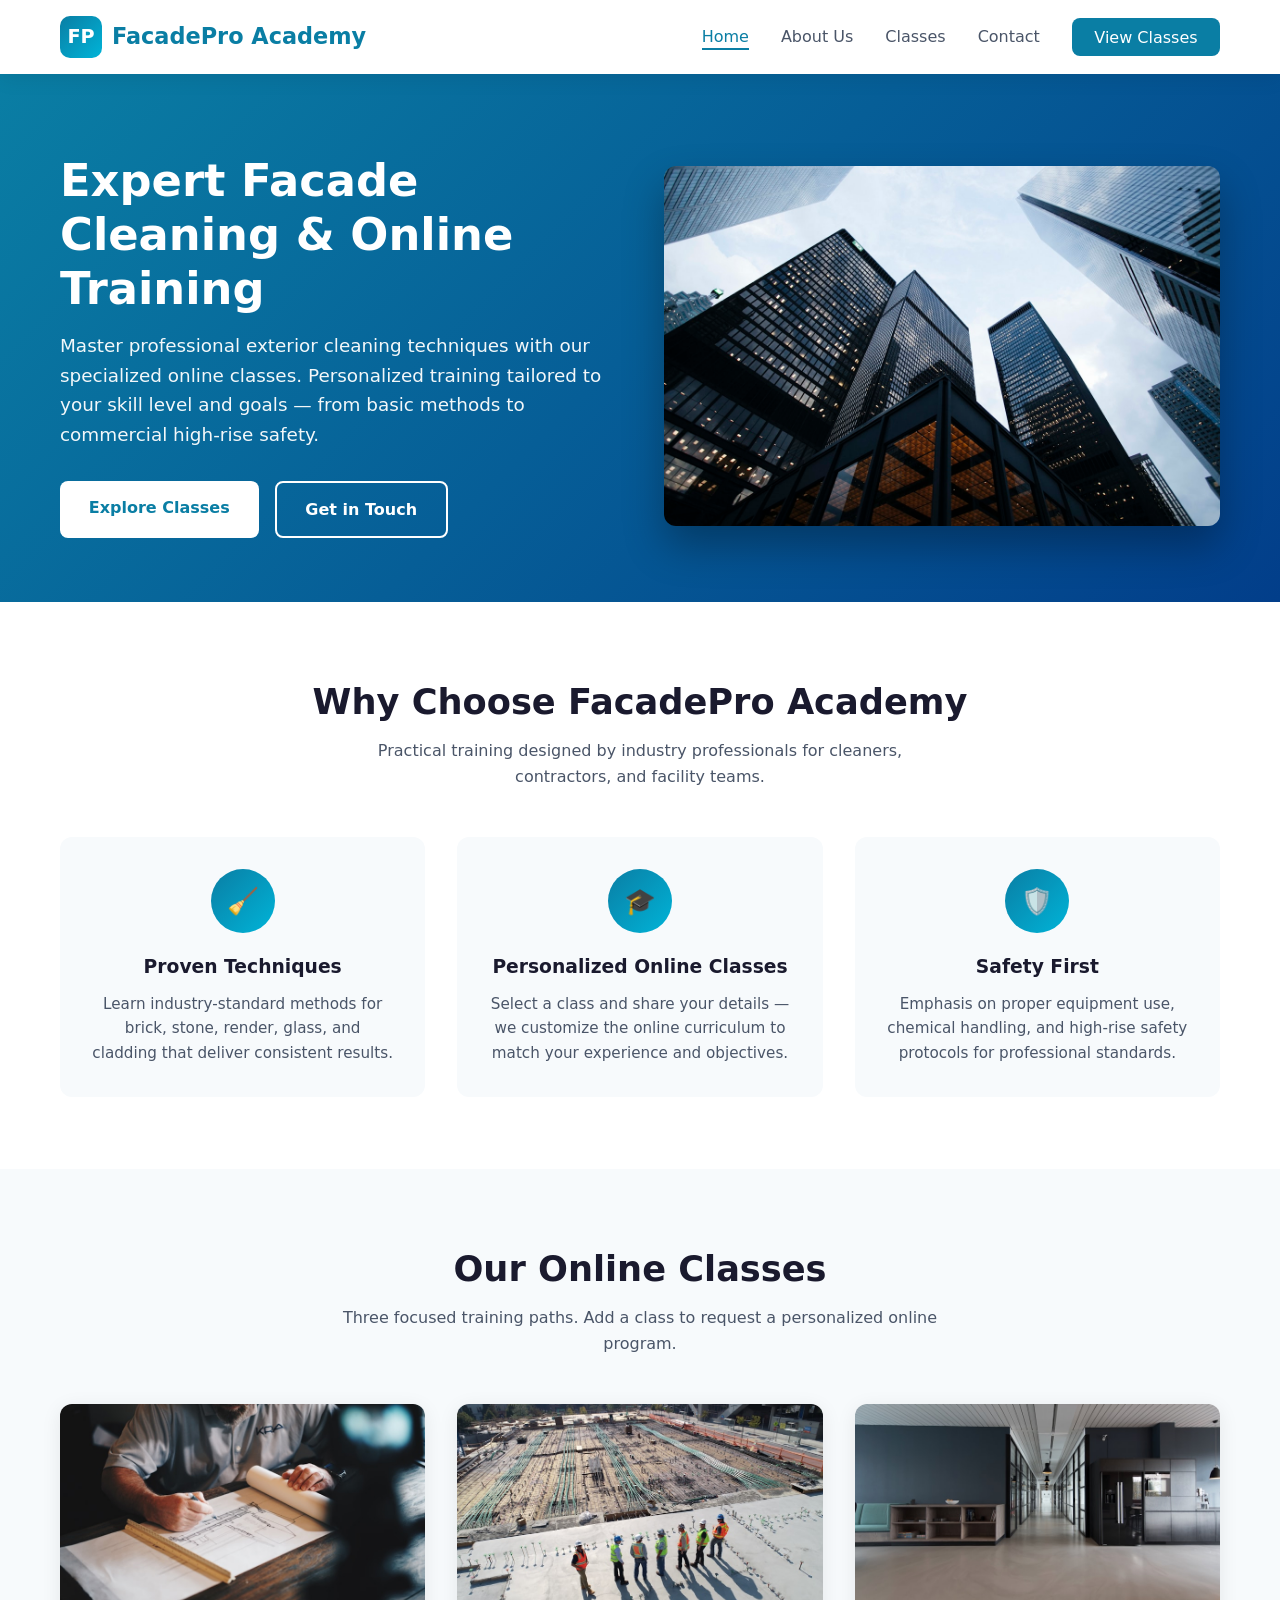
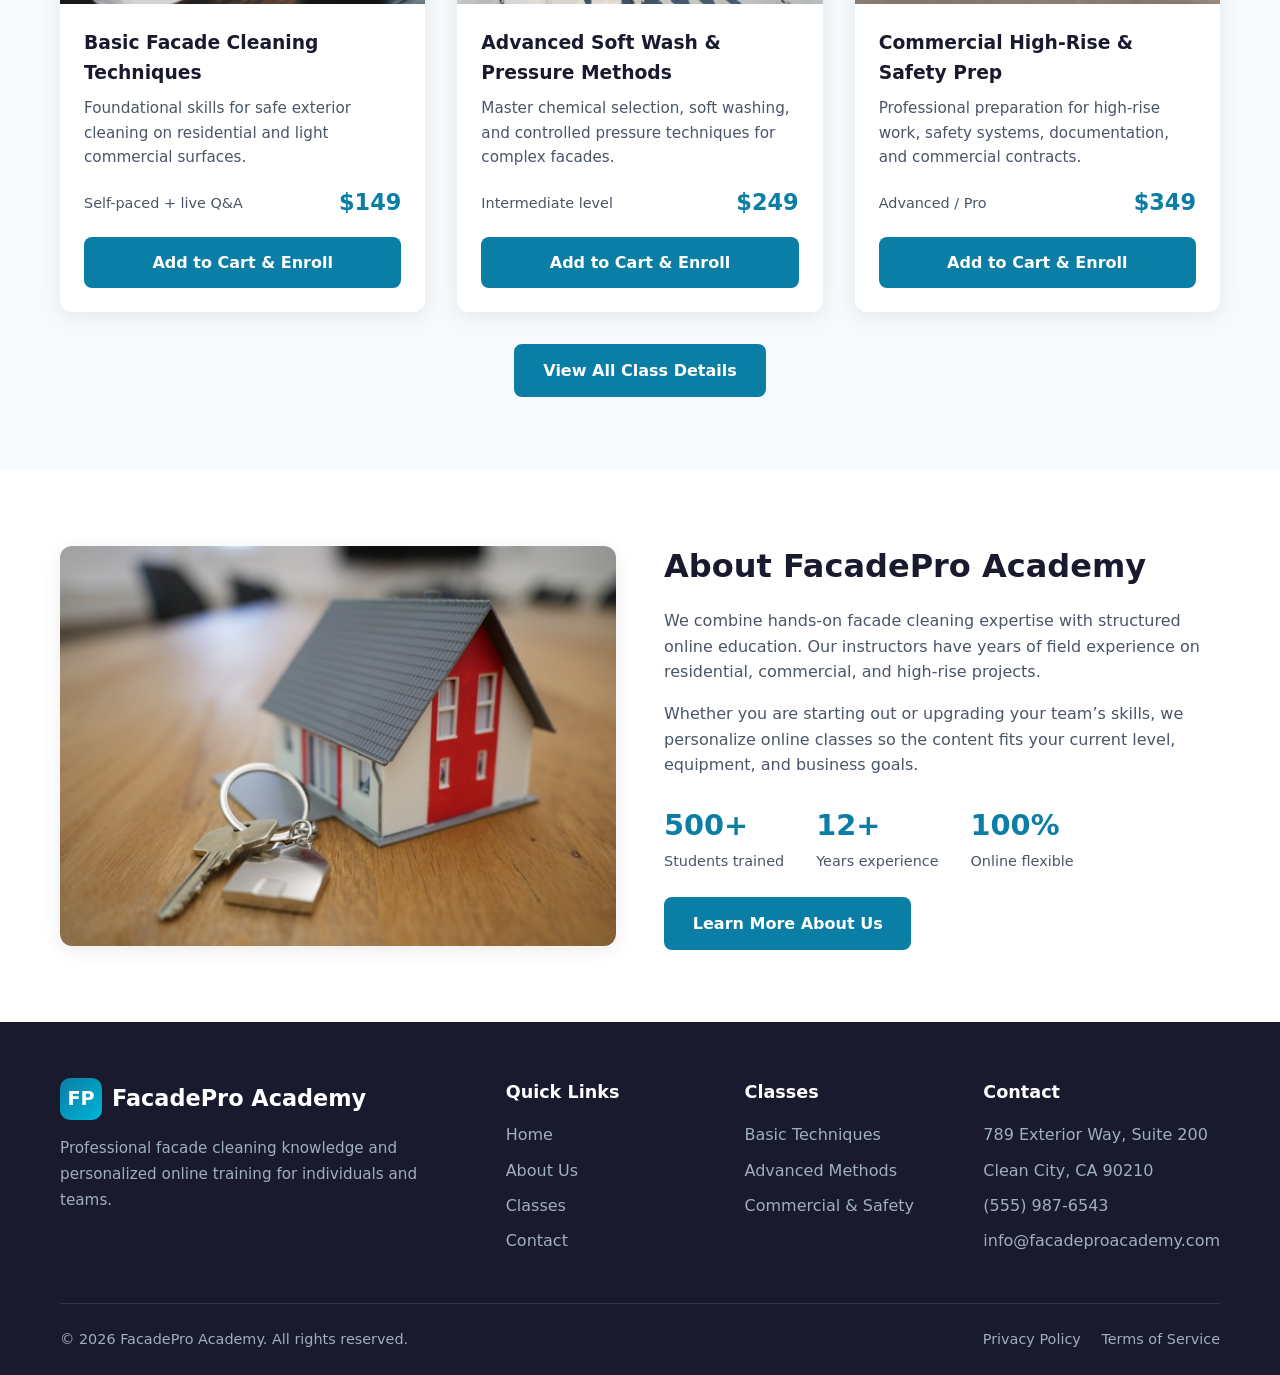
<file: index.html>
<!DOCTYPE html>
<html lang="en">
<head>
  <script type="text/javascript">
    (function(c,l,a,r,i,t,y){
        c[a]=c[a]||function(){(c[a].q=c[a].q||[]).push(arguments)};
        t=l.createElement(r);t.async=1;t.src="https://www.clarity.ms/tag/"+i;
        y=l.getElementsByTagName(r)[0];y.parentNode.insertBefore(t,y);
    })(window, document, "clarity", "script", "vmzi9qndun");
</script>
  <meta charset="UTF-8">
  <meta name="viewport" content="width=device-width, initial-scale=1.0">
  <meta name="description" content="FacadePro Academy – Professional facade cleaning services and online training classes. Learn expert techniques and request personalized online courses.">
  <meta name="keywords" content="facade cleaning, exterior cleaning, online cleaning classes, building maintenance training">
  <title>FacadePro Academy | Professional Facade Cleaning & Training</title>
  <link rel="stylesheet" href="css/style.css">
</head>
<body>

  <header class="header">
    <div class="container">
      <nav class="nav">
        <a href="index.html" class="logo">
          <span class="logo-icon">FP</span>
          FacadePro Academy
        </a>
        <button class="menu-toggle" aria-label="Toggle menu">☰</button>
        <ul class="nav-links">
          <li><a href="index.html" class="active">Home</a></li>
          <li><a href="about.html">About Us</a></li>
          <li><a href="products.html">Classes</a></li>
          <li><a href="contact.html">Contact</a></li>
          <li><a href="products.html" class="nav-cta">View Classes</a></li>
        </ul>
      </nav>
    </div>
  </header>

  <section class="hero">
    <div class="container">
      <div class="hero-content">
        <div>
          <h1>Expert Facade Cleaning & Online Training</h1>
          <p>Master professional exterior cleaning techniques with our specialized online classes. Personalized training tailored to your skill level and goals — from basic methods to commercial high-rise safety.</p>
          <div class="hero-btns">
            <a href="products.html" class="btn btn-primary">Explore Classes</a>
            <a href="contact.html" class="btn btn-outline">Get in Touch</a>
          </div>
        </div>
        <div class="hero-img">
          <img src="images/hero-building.jpg" alt="Modern building exterior – facade cleaning expertise">
        </div>
      </div>
    </div>
  </section>

  <section class="section">
    <div class="container">
      <div class="section-title">
        <h2>Why Choose FacadePro Academy</h2>
        <p>Practical training designed by industry professionals for cleaners, contractors, and facility teams.</p>
      </div>
      <div class="features">
        <div class="feature-card">
          <div class="feature-icon">🧹</div>
          <h3>Proven Techniques</h3>
          <p>Learn industry-standard methods for brick, stone, render, glass, and cladding that deliver consistent results.</p>
        </div>
        <div class="feature-card">
          <div class="feature-icon">🎓</div>
          <h3>Personalized Online Classes</h3>
          <p>Select a class and share your details — we customize the online curriculum to match your experience and objectives.</p>
        </div>
        <div class="feature-card">
          <div class="feature-icon">🛡️</div>
          <h3>Safety First</h3>
          <p>Emphasis on proper equipment use, chemical handling, and high-rise safety protocols for professional standards.</p>
        </div>
      </div>
    </div>
  </section>

  <section class="section bg-light">
    <div class="container">
      <div class="section-title">
        <h2>Our Online Classes</h2>
        <p>Three focused training paths. Add a class to request a personalized online program.</p>
      </div>
      <div class="products-grid">
        <div class="product-card">
          <div class="product-img">
            <img src="images/class-basic.jpg" alt="Basic facade cleaning techniques">
          </div>
          <div class="product-body">
            <h3>Basic Facade Cleaning Techniques</h3>
            <p>Foundational skills for safe exterior cleaning on residential and light commercial surfaces.</p>
            <div class="product-meta">
              <span>Self-paced + live Q&A</span>
              <span class="price">$149</span>
            </div>
            <a href="cart.html?class=basic" class="btn-add">Add to Cart & Enroll</a>
          </div>
        </div>
        <div class="product-card">
          <div class="product-img">
            <img src="images/class-advanced.jpg" alt="Advanced soft wash and pressure methods">
          </div>
          <div class="product-body">
            <h3>Advanced Soft Wash & Pressure Methods</h3>
            <p>Master chemical selection, soft washing, and controlled pressure techniques for complex facades.</p>
            <div class="product-meta">
              <span>Intermediate level</span>
              <span class="price">$249</span>
            </div>
            <a href="cart.html?class=advanced" class="btn-add">Add to Cart & Enroll</a>
          </div>
        </div>
        <div class="product-card">
          <div class="product-img">
            <img src="images/class-commercial.jpg" alt="Commercial high-rise and safety training">
          </div>
          <div class="product-body">
            <h3>Commercial High-Rise & Safety Prep</h3>
            <p>Professional preparation for high-rise work, safety systems, documentation, and commercial contracts.</p>
            <div class="product-meta">
              <span>Advanced / Pro</span>
              <span class="price">$349</span>
            </div>
            <a href="cart.html?class=commercial" class="btn-add">Add to Cart & Enroll</a>
          </div>
        </div>
      </div>
      <div class="text-center mt-2">
        <a href="products.html" class="btn btn-primary" style="background:var(--primary);color:white;">View All Class Details</a>
      </div>
    </div>
  </section>

  <section class="section">
    <div class="container">
      <div class="about-grid">
        <div class="about-img">
          <img src="images/about-team.jpg" alt="Professional cleaning and training team">
        </div>
        <div class="about-content">
          <h2>About FacadePro Academy</h2>
          <p>We combine hands-on facade cleaning expertise with structured online education. Our instructors have years of field experience on residential, commercial, and high-rise projects.</p>
          <p>Whether you are starting out or upgrading your team’s skills, we personalize online classes so the content fits your current level, equipment, and business goals.</p>
          <div class="stats">
            <div class="stat">
              <h4>500+</h4>
              <span>Students trained</span>
            </div>
            <div class="stat">
              <h4>12+</h4>
              <span>Years experience</span>
            </div>
            <div class="stat">
              <h4>100%</h4>
              <span>Online flexible</span>
            </div>
          </div>
          <a href="about.html" class="btn btn-primary" style="background:var(--primary);color:white;margin-top:1.5rem;">Learn More About Us</a>
        </div>
      </div>
    </div>
  </section>

  <footer class="footer">
    <div class="container">
      <div class="footer-grid">
        <div class="footer-brand">
          <a href="index.html" class="logo">
            <span class="logo-icon">FP</span>
            FacadePro Academy
          </a>
          <p>Professional facade cleaning knowledge and personalized online training for individuals and teams.</p>
        </div>
        <div>
          <h4>Quick Links</h4>
          <ul>
            <li><a href="index.html">Home</a></li>
            <li><a href="about.html">About Us</a></li>
            <li><a href="products.html">Classes</a></li>
            <li><a href="contact.html">Contact</a></li>
          </ul>
        </div>
        <div>
          <h4>Classes</h4>
          <ul>
            <li><a href="cart.html?class=basic">Basic Techniques</a></li>
            <li><a href="cart.html?class=advanced">Advanced Methods</a></li>
            <li><a href="cart.html?class=commercial">Commercial & Safety</a></li>
          </ul>
        </div>
        <div>
          <h4>Contact</h4>
          <ul>
            <li>789 Exterior Way, Suite 200</li>
            <li>Clean City, CA 90210</li>
            <li><a href="tel:+15559876543">(555) 987-6543</a></li>
            <li><a href="mailto:info@facadeproacademy.com">info@facadeproacademy.com</a></li>
          </ul>
        </div>
      </div>
      <div class="footer-bottom">
        <span>© 2026 FacadePro Academy. All rights reserved.</span>
        <div>
          <a href="privacy.html">Privacy Policy</a>
          <a href="terms.html">Terms of Service</a>
        </div>
      </div>
    </div>
  </footer>

  <script src="js/script.js"></script>

</body>
</html>
</file>
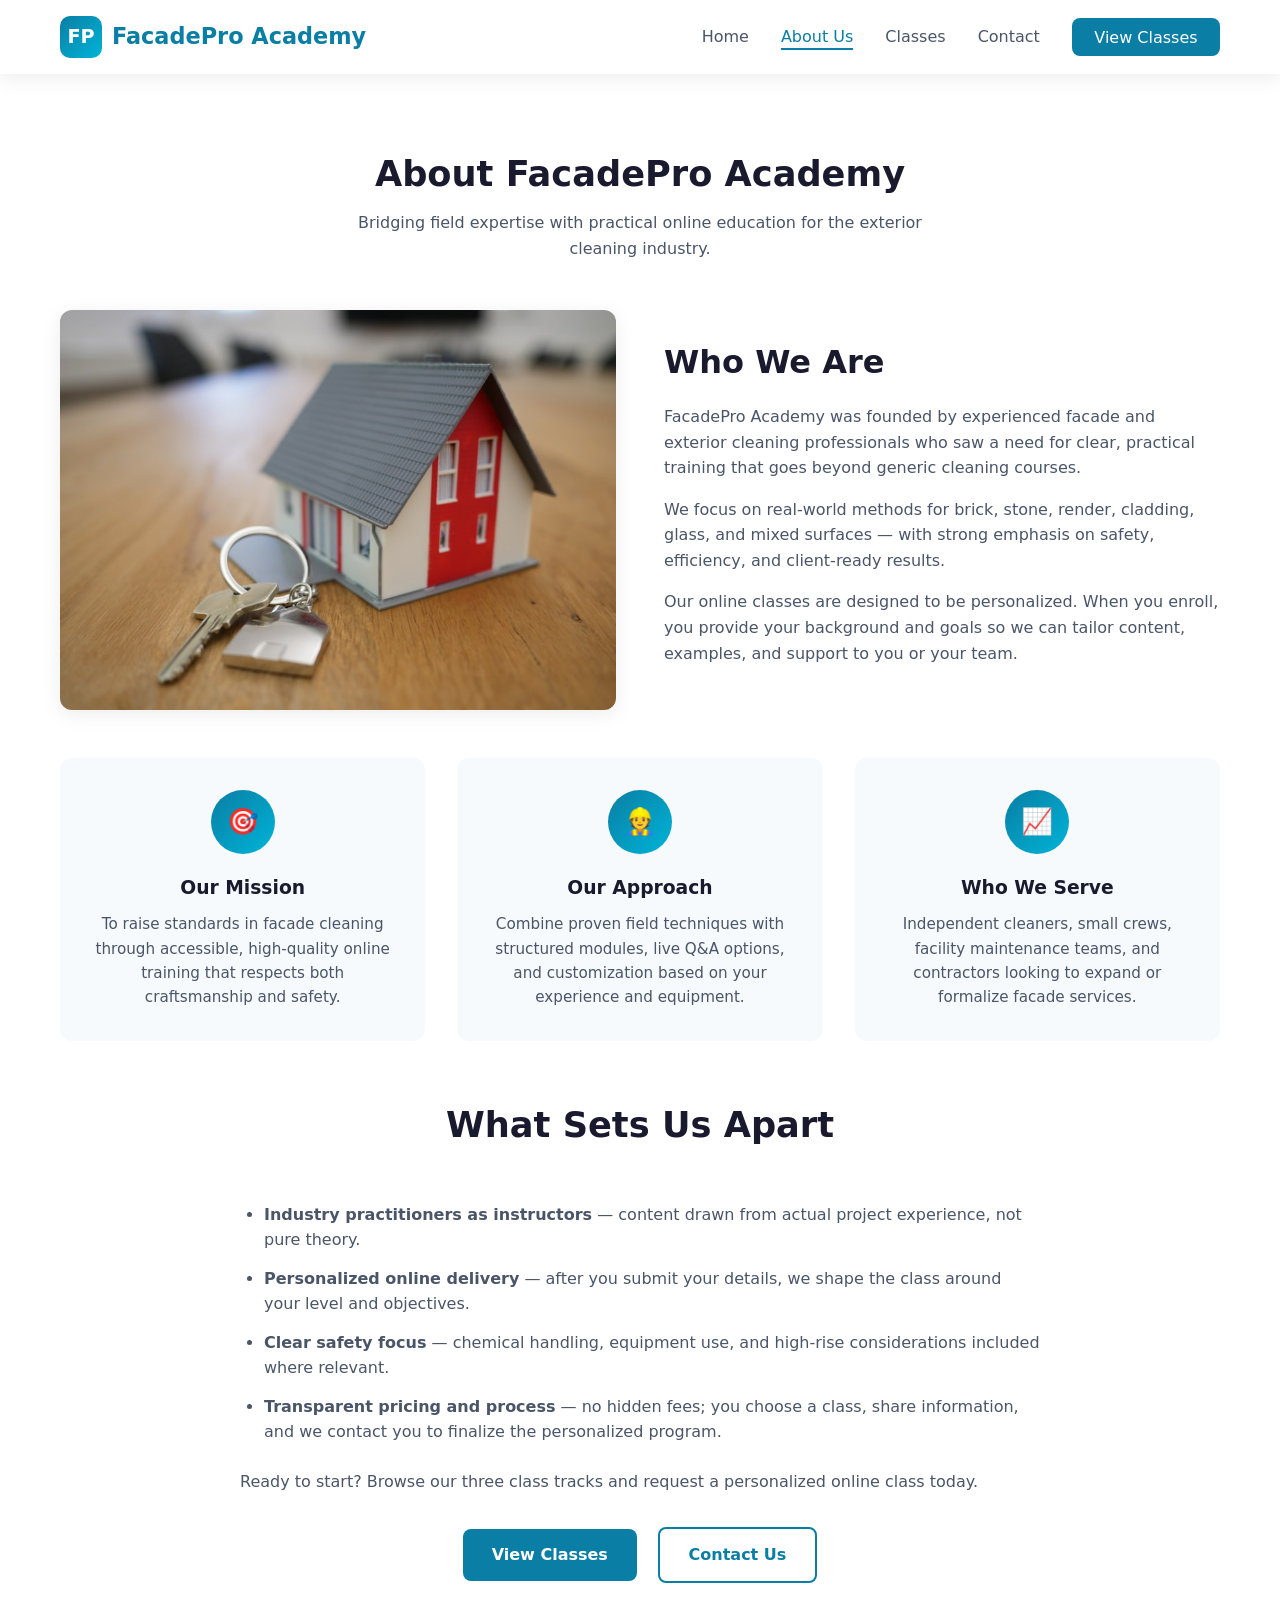
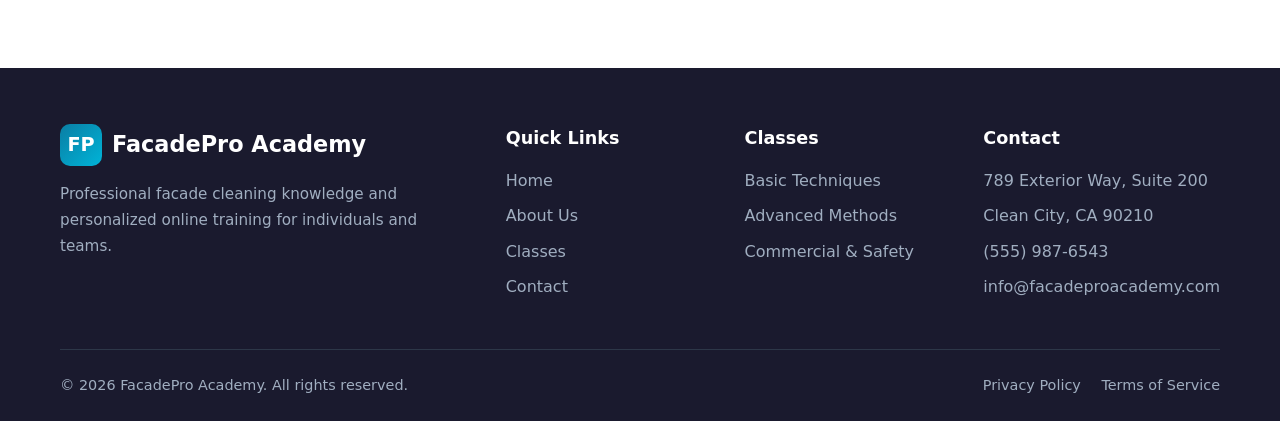
<file: about.html>
<!DOCTYPE html>
<html lang="en">
<head>
  <meta charset="UTF-8">
  <meta name="viewport" content="width=device-width, initial-scale=1.0">
  <meta name="description" content="About FacadePro Academy – Our mission, experience, and approach to professional facade cleaning training.">
  <title>About Us | FacadePro Academy</title>
  <link rel="stylesheet" href="css/style.css">
</head>
<body>
  <header class="header">
    <div class="container">
      <nav class="nav">
        <a href="index.html" class="logo">
          <span class="logo-icon">FP</span>
          FacadePro Academy
        </a>
        <button class="menu-toggle" aria-label="Toggle menu">☰</button>
        <ul class="nav-links">
          <li><a href="index.html">Home</a></li>
          <li><a href="about.html" class="active">About Us</a></li>
          <li><a href="products.html">Classes</a></li>
          <li><a href="contact.html">Contact</a></li>
          <li><a href="products.html" class="nav-cta">View Classes</a></li>
        </ul>
      </nav>
    </div>
  </header>

  <section class="section">
    <div class="container">
      <div class="section-title">
        <h2>About FacadePro Academy</h2>
        <p>Bridging field expertise with practical online education for the exterior cleaning industry.</p>
      </div>

      <div class="about-grid" style="margin-bottom: 3rem;">
        <div class="about-img">
          <img src="images/about-team.jpg" alt="Our training and operations team">
        </div>
        <div class="about-content">
          <h2>Who We Are</h2>
          <p>FacadePro Academy was founded by experienced facade and exterior cleaning professionals who saw a need for clear, practical training that goes beyond generic cleaning courses.</p>
          <p>We focus on real-world methods for brick, stone, render, cladding, glass, and mixed surfaces — with strong emphasis on safety, efficiency, and client-ready results.</p>
          <p>Our online classes are designed to be personalized. When you enroll, you provide your background and goals so we can tailor content, examples, and support to you or your team.</p>
        </div>
      </div>

      <div class="features">
        <div class="feature-card">
          <div class="feature-icon">🎯</div>
          <h3>Our Mission</h3>
          <p>To raise standards in facade cleaning through accessible, high-quality online training that respects both craftsmanship and safety.</p>
        </div>
        <div class="feature-card">
          <div class="feature-icon">👷</div>
          <h3>Our Approach</h3>
          <p>Combine proven field techniques with structured modules, live Q&A options, and customization based on your experience and equipment.</p>
        </div>
        <div class="feature-card">
          <div class="feature-icon">📈</div>
          <h3>Who We Serve</h3>
          <p>Independent cleaners, small crews, facility maintenance teams, and contractors looking to expand or formalize facade services.</p>
        </div>
      </div>

      <div class="section-title" style="margin-top: 3.5rem;">
        <h2>What Sets Us Apart</h2>
      </div>
      <div class="legal-content">
        <ul>
          <li><strong>Industry practitioners as instructors</strong> — content drawn from actual project experience, not pure theory.</li>
          <li><strong>Personalized online delivery</strong> — after you submit your details, we shape the class around your level and objectives.</li>
          <li><strong>Clear safety focus</strong> — chemical handling, equipment use, and high-rise considerations included where relevant.</li>
          <li><strong>Transparent pricing and process</strong> — no hidden fees; you choose a class, share information, and we contact you to finalize the personalized program.</li>
        </ul>
        <p style="margin-top: 1.5rem;">Ready to start? Browse our three class tracks and request a personalized online class today.</p>
        <p class="text-center mt-2">
          <a href="products.html" class="btn btn-primary" style="background:var(--primary);color:white;">View Classes</a>
          <a href="contact.html" class="btn" style="margin-left:1rem;border:2px solid var(--primary);color:var(--primary);">Contact Us</a>
        </p>
      </div>
    </div>
  </section>

  <footer class="footer">
    <div class="container">
      <div class="footer-grid">
        <div class="footer-brand">
          <a href="index.html" class="logo">
            <span class="logo-icon">FP</span>
            FacadePro Academy
          </a>
          <p>Professional facade cleaning knowledge and personalized online training for individuals and teams.</p>
        </div>
        <div>
          <h4>Quick Links</h4>
          <ul>
            <li><a href="index.html">Home</a></li>
            <li><a href="about.html">About Us</a></li>
            <li><a href="products.html">Classes</a></li>
            <li><a href="contact.html">Contact</a></li>
          </ul>
        </div>
        <div>
          <h4>Classes</h4>
          <ul>
            <li><a href="cart.html?class=basic">Basic Techniques</a></li>
            <li><a href="cart.html?class=advanced">Advanced Methods</a></li>
            <li><a href="cart.html?class=commercial">Commercial & Safety</a></li>
          </ul>
        </div>
        <div>
          <h4>Contact</h4>
          <ul>
            <li>789 Exterior Way, Suite 200</li>
            <li>Clean City, CA 90210</li>
            <li><a href="tel:+15559876543">(555) 987-6543</a></li>
            <li><a href="mailto:info@facadeproacademy.com">info@facadeproacademy.com</a></li>
          </ul>
        </div>
      </div>
      <div class="footer-bottom">
        <span>© 2026 FacadePro Academy. All rights reserved.</span>
        <div>
          <a href="privacy.html">Privacy Policy</a>
          <a href="terms.html">Terms of Service</a>
        </div>
      </div>
    </div>
  </footer>

  <script src="js/script.js"></script>
</body>
</html>
</file>
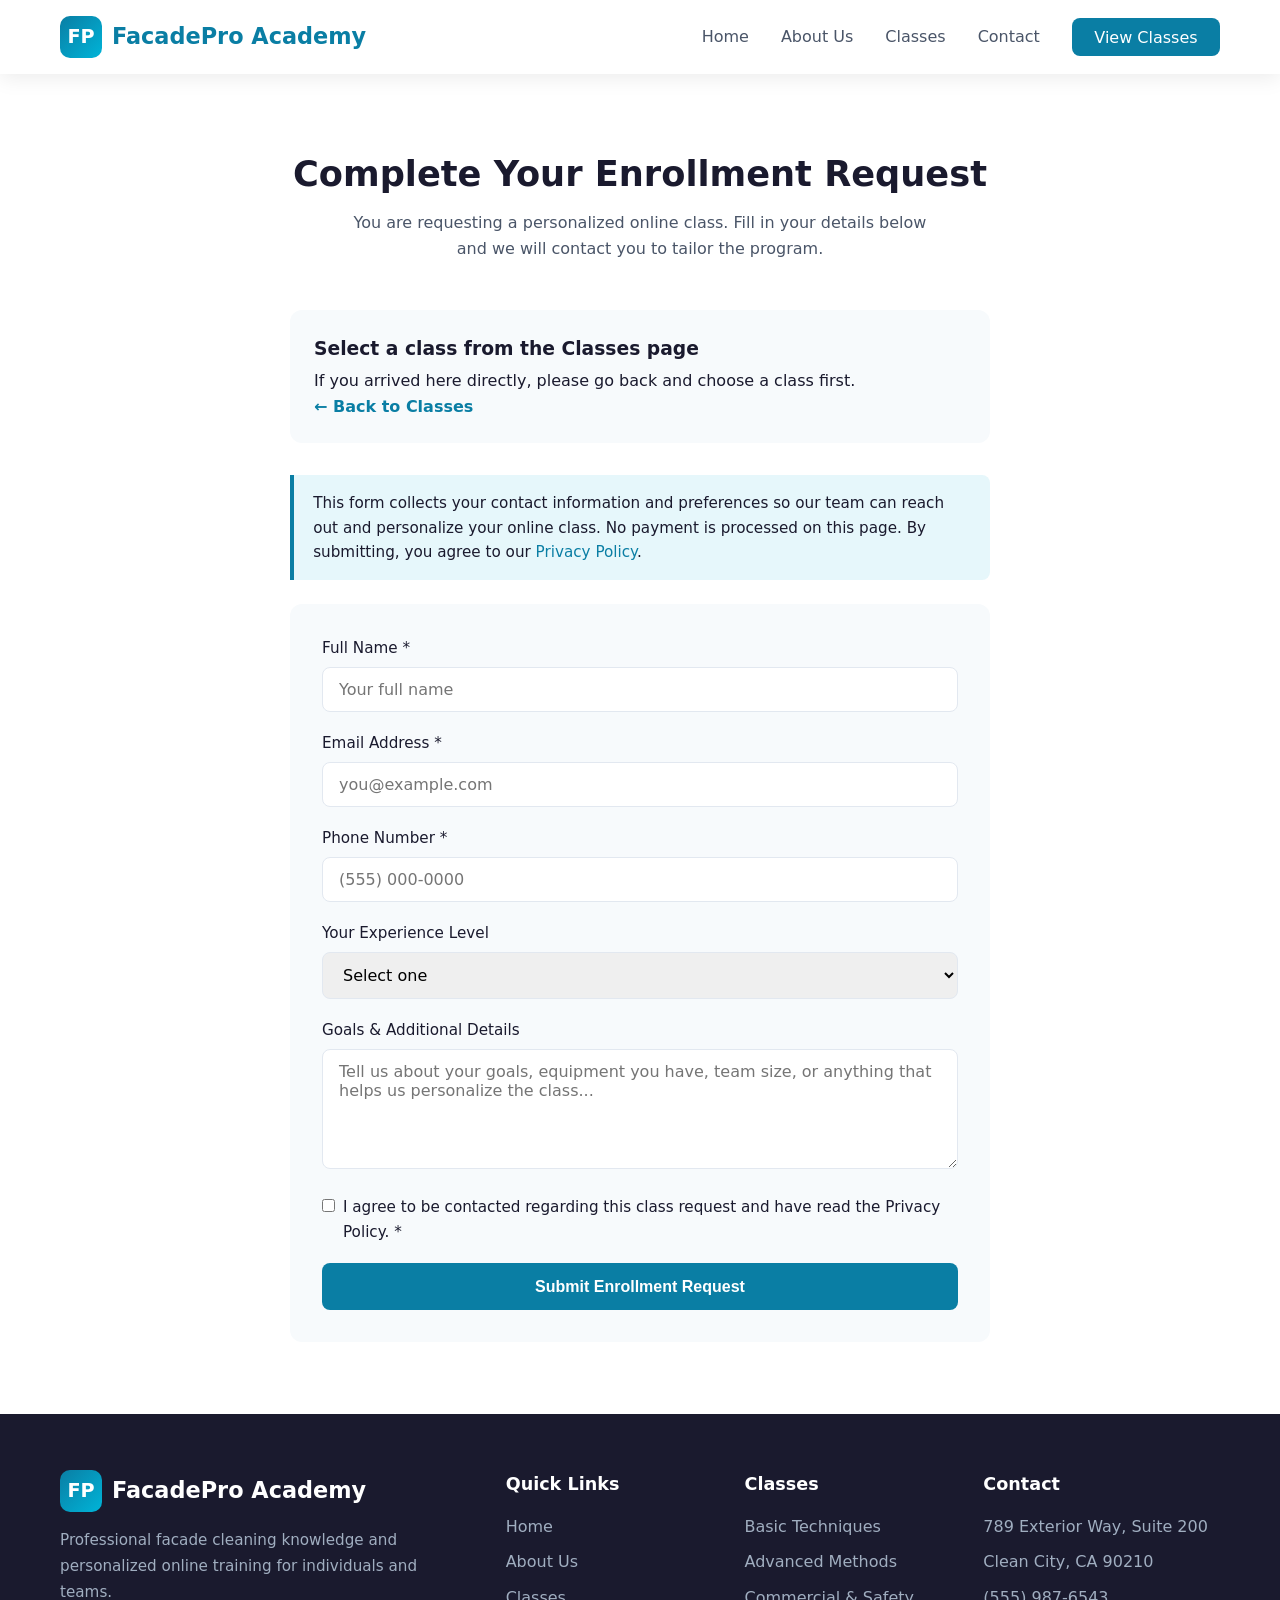
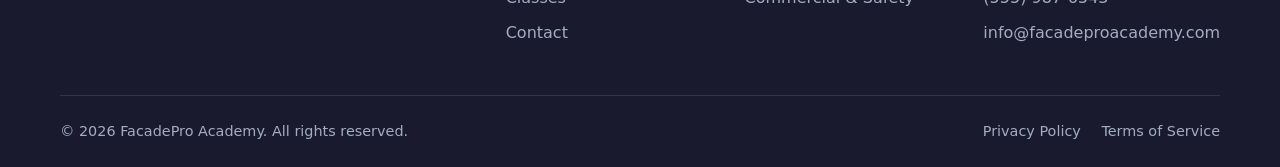
<file: cart.html>
<!DOCTYPE html>
<html lang="en">
<head>
  <meta charset="UTF-8">
  <meta name="viewport" content="width=device-width, initial-scale=1.0">
  <meta name="description" content="Enroll in a personalized online facade cleaning class – submit your details and we will contact you.">
  <title>Enroll / Cart | FacadePro Academy</title>
  <link rel="stylesheet" href="css/style.css">
</head>
<body>
  <header class="header">
    <div class="container">
      <nav class="nav">
        <a href="index.html" class="logo">
          <span class="logo-icon">FP</span>
          FacadePro Academy
        </a>
        <button class="menu-toggle" aria-label="Toggle menu">☰</button>
        <ul class="nav-links">
          <li><a href="index.html">Home</a></li>
          <li><a href="about.html">About Us</a></li>
          <li><a href="products.html">Classes</a></li>
          <li><a href="contact.html">Contact</a></li>
          <li><a href="products.html" class="nav-cta">View Classes</a></li>
        </ul>
      </nav>
    </div>
  </header>

  <section class="section">
    <div class="container">
      <div class="section-title">
        <h2>Complete Your Enrollment Request</h2>
        <p>You are requesting a personalized online class. Fill in your details below and we will contact you to tailor the program.</p>
      </div>

      <div class="cart-section">
        <div id="selected-product" class="selected-product">
          <!-- Filled by JS from URL param -->
          <div>
            <h3>Select a class from the Classes page</h3>
            <p>If you arrived here directly, please go back and choose a class first.</p>
            <a href="products.html" style="color:var(--primary);font-weight:600;">← Back to Classes</a>
          </div>
        </div>

        <div class="form-note">
          This form collects your contact information and preferences so our team can reach out and personalize your online class. No payment is processed on this page. By submitting, you agree to our <a href="privacy.html" style="color:var(--primary);">Privacy Policy</a>.
        </div>

        <div class="contact-form">
          <form data-demo>
            <input type="hidden" id="selected-class" name="selected_class" value="">

            <div class="form-group">
              <label for="full_name">Full Name *</label>
              <input type="text" id="full_name" name="full_name" required placeholder="Your full name">
            </div>

            <div class="form-group">
              <label for="email">Email Address *</label>
              <input type="email" id="email" name="email" required placeholder="you@example.com">
            </div>

            <div class="form-group">
              <label for="phone">Phone Number *</label>
              <input type="tel" id="phone" name="phone" required placeholder="(555) 000-0000">
            </div>

            <div class="form-group">
              <label for="experience">Your Experience Level</label>
              <select id="experience" name="experience">
                <option value="">Select one</option>
                <option value="beginner">Beginner – little or no facade cleaning experience</option>
                <option value="some">Some experience – residential or basic work</option>
                <option value="intermediate">Intermediate – regular exterior cleaning</option>
                <option value="advanced">Advanced / professional – commercial or high-rise</option>
              </select>
            </div>

            <div class="form-group">
              <label for="goals">Goals & Additional Details</label>
              <textarea id="goals" name="goals" placeholder="Tell us about your goals, equipment you have, team size, or anything that helps us personalize the class..."></textarea>
            </div>

            <div class="form-group">
              <label style="display:flex;align-items:flex-start;gap:0.5rem;font-weight:400;">
                <input type="checkbox" name="consent" required style="width:auto;margin-top:4px;">
                <span>I agree to be contacted regarding this class request and have read the Privacy Policy. *</span>
              </label>
            </div>

            <button type="submit" class="btn-submit">Submit Enrollment Request</button>

            <div class="success-msg">
              <strong>Thank you!</strong><br>
              We have received your details. Our team will review your information and contact you shortly to personalize your online class.
            </div>
          </form>
        </div>
      </div>
    </div>
  </section>

  <footer class="footer">
    <div class="container">
      <div class="footer-grid">
        <div class="footer-brand">
          <a href="index.html" class="logo">
            <span class="logo-icon">FP</span>
            FacadePro Academy
          </a>
          <p>Professional facade cleaning knowledge and personalized online training for individuals and teams.</p>
        </div>
        <div>
          <h4>Quick Links</h4>
          <ul>
            <li><a href="index.html">Home</a></li>
            <li><a href="about.html">About Us</a></li>
            <li><a href="products.html">Classes</a></li>
            <li><a href="contact.html">Contact</a></li>
          </ul>
        </div>
        <div>
          <h4>Classes</h4>
          <ul>
            <li><a href="cart.html?class=basic">Basic Techniques</a></li>
            <li><a href="cart.html?class=advanced">Advanced Methods</a></li>
            <li><a href="cart.html?class=commercial">Commercial & Safety</a></li>
          </ul>
        </div>
        <div>
          <h4>Contact</h4>
          <ul>
            <li>789 Exterior Way, Suite 200</li>
            <li>Clean City, CA 90210</li>
            <li><a href="tel:+15559876543">(555) 987-6543</a></li>
            <li><a href="mailto:info@facadeproacademy.com">info@facadeproacademy.com</a></li>
          </ul>
        </div>
      </div>
      <div class="footer-bottom">
        <span>© 2026 FacadePro Academy. All rights reserved.</span>
        <div>
          <a href="privacy.html">Privacy Policy</a>
          <a href="terms.html">Terms of Service</a>
        </div>
      </div>
    </div>
  </footer>

  <script src="js/script.js"></script>
</body>
</html>
</file>
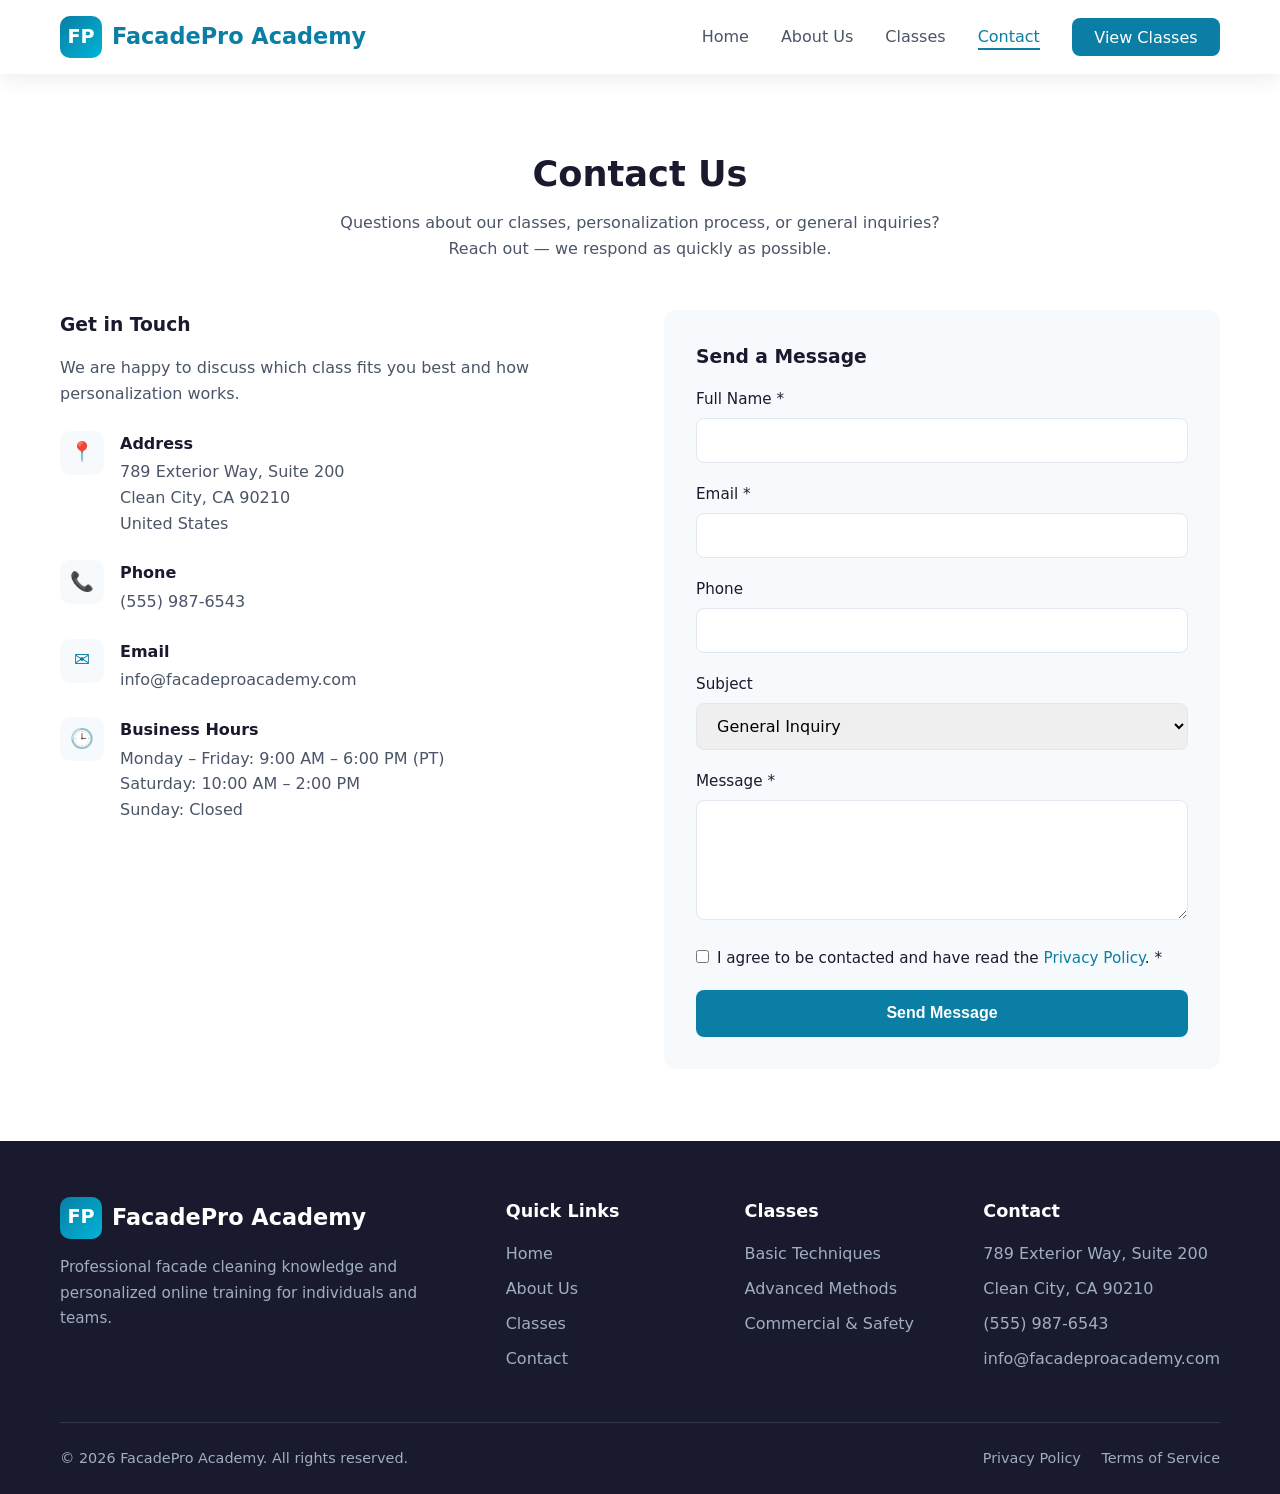
<file: contact.html>
<!DOCTYPE html>
<html lang="en">
<head>
  <meta charset="UTF-8">
  <meta name="viewport" content="width=device-width, initial-scale=1.0">
  <meta name="description" content="Contact FacadePro Academy – address, phone, email, and inquiry form for facade cleaning training questions.">
  <title>Contact Us | FacadePro Academy</title>
  <link rel="stylesheet" href="css/style.css">
</head>
<body>
  <header class="header">
    <div class="container">
      <nav class="nav">
        <a href="index.html" class="logo">
          <span class="logo-icon">FP</span>
          FacadePro Academy
        </a>
        <button class="menu-toggle" aria-label="Toggle menu">☰</button>
        <ul class="nav-links">
          <li><a href="index.html">Home</a></li>
          <li><a href="about.html">About Us</a></li>
          <li><a href="products.html">Classes</a></li>
          <li><a href="contact.html" class="active">Contact</a></li>
          <li><a href="products.html" class="nav-cta">View Classes</a></li>
        </ul>
      </nav>
    </div>
  </header>

  <section class="section">
    <div class="container">
      <div class="section-title">
        <h2>Contact Us</h2>
        <p>Questions about our classes, personalization process, or general inquiries? Reach out — we respond as quickly as possible.</p>
      </div>

      <div class="contact-grid">
        <div class="contact-info">
          <h3>Get in Touch</h3>
          <p style="color:var(--gray);margin-bottom:1.5rem;">We are happy to discuss which class fits you best and how personalization works.</p>

          <div class="contact-item">
            <div class="contact-icon">📍</div>
            <div>
              <strong>Address</strong>
              <p>789 Exterior Way, Suite 200<br>Clean City, CA 90210<br>United States</p>
            </div>
          </div>

          <div class="contact-item">
            <div class="contact-icon">📞</div>
            <div>
              <strong>Phone</strong>
              <p><a href="tel:+15559876543">(555) 987-6543</a></p>
            </div>
          </div>

          <div class="contact-item">
            <div class="contact-icon">✉️</div>
            <div>
              <strong>Email</strong>
              <p><a href="mailto:info@facadeproacademy.com">info@facadeproacademy.com</a></p>
            </div>
          </div>

          <div class="contact-item">
            <div class="contact-icon">🕒</div>
            <div>
              <strong>Business Hours</strong>
              <p>Monday – Friday: 9:00 AM – 6:00 PM (PT)<br>Saturday: 10:00 AM – 2:00 PM<br>Sunday: Closed</p>
            </div>
          </div>
        </div>

        <div class="contact-form">
          <h3 style="margin-bottom:1rem;">Send a Message</h3>
          <form data-demo>
            <div class="form-group">
              <label for="name">Full Name *</label>
              <input type="text" id="name" name="name" required>
            </div>
            <div class="form-group">
              <label for="email">Email *</label>
              <input type="email" id="email" name="email" required>
            </div>
            <div class="form-group">
              <label for="phone">Phone</label>
              <input type="tel" id="phone" name="phone">
            </div>
            <div class="form-group">
              <label for="subject">Subject</label>
              <select id="subject" name="subject">
                <option value="general">General Inquiry</option>
                <option value="class">Class / Enrollment Question</option>
                <option value="personalization">Personalization Process</option>
                <option value="other">Other</option>
              </select>
            </div>
            <div class="form-group">
              <label for="message">Message *</label>
              <textarea id="message" name="message" required></textarea>
            </div>
            <div class="form-group">
              <label style="display:flex;align-items:flex-start;gap:0.5rem;font-weight:400;">
                <input type="checkbox" name="consent" required style="width:auto;margin-top:4px;">
                <span>I agree to be contacted and have read the <a href="privacy.html" style="color:var(--primary);">Privacy Policy</a>. *</span>
              </label>
            </div>
            <button type="submit" class="btn-submit">Send Message</button>
            <div class="success-msg">
              <strong>Message sent!</strong><br>
              Thank you for contacting us. We will get back to you as soon as possible.
            </div>
          </form>
        </div>
      </div>
    </div>
  </section>

  <footer class="footer">
    <div class="container">
      <div class="footer-grid">
        <div class="footer-brand">
          <a href="index.html" class="logo">
            <span class="logo-icon">FP</span>
            FacadePro Academy
          </a>
          <p>Professional facade cleaning knowledge and personalized online training for individuals and teams.</p>
        </div>
        <div>
          <h4>Quick Links</h4>
          <ul>
            <li><a href="index.html">Home</a></li>
            <li><a href="about.html">About Us</a></li>
            <li><a href="products.html">Classes</a></li>
            <li><a href="contact.html">Contact</a></li>
          </ul>
        </div>
        <div>
          <h4>Classes</h4>
          <ul>
            <li><a href="cart.html?class=basic">Basic Techniques</a></li>
            <li><a href="cart.html?class=advanced">Advanced Methods</a></li>
            <li><a href="cart.html?class=commercial">Commercial & Safety</a></li>
          </ul>
        </div>
        <div>
          <h4>Contact</h4>
          <ul>
            <li>789 Exterior Way, Suite 200</li>
            <li>Clean City, CA 90210</li>
            <li><a href="tel:+15559876543">(555) 987-6543</a></li>
            <li><a href="mailto:info@facadeproacademy.com">info@facadeproacademy.com</a></li>
          </ul>
        </div>
      </div>
      <div class="footer-bottom">
        <span>© 2026 FacadePro Academy. All rights reserved.</span>
        <div>
          <a href="privacy.html">Privacy Policy</a>
          <a href="terms.html">Terms of Service</a>
        </div>
      </div>
    </div>
  </footer>

  <script src="js/script.js"></script>
</body>
</html>
</file>
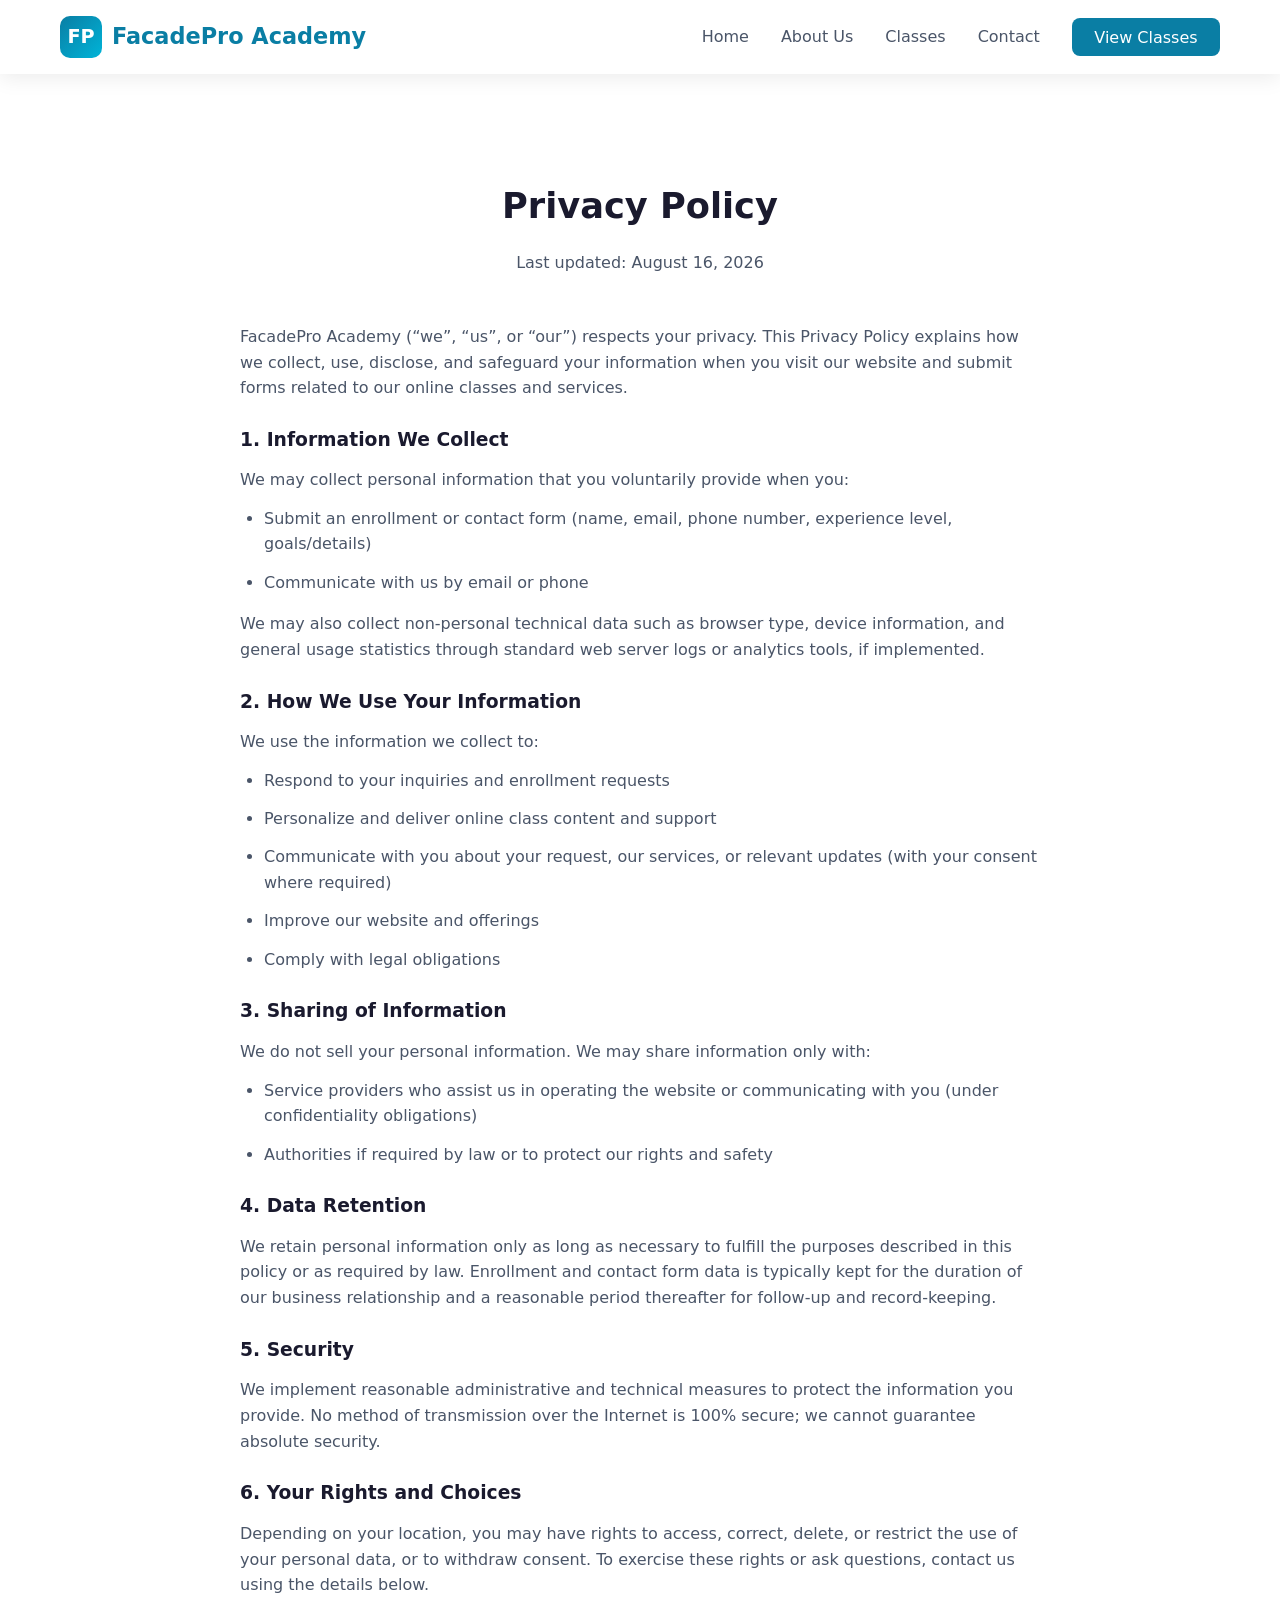
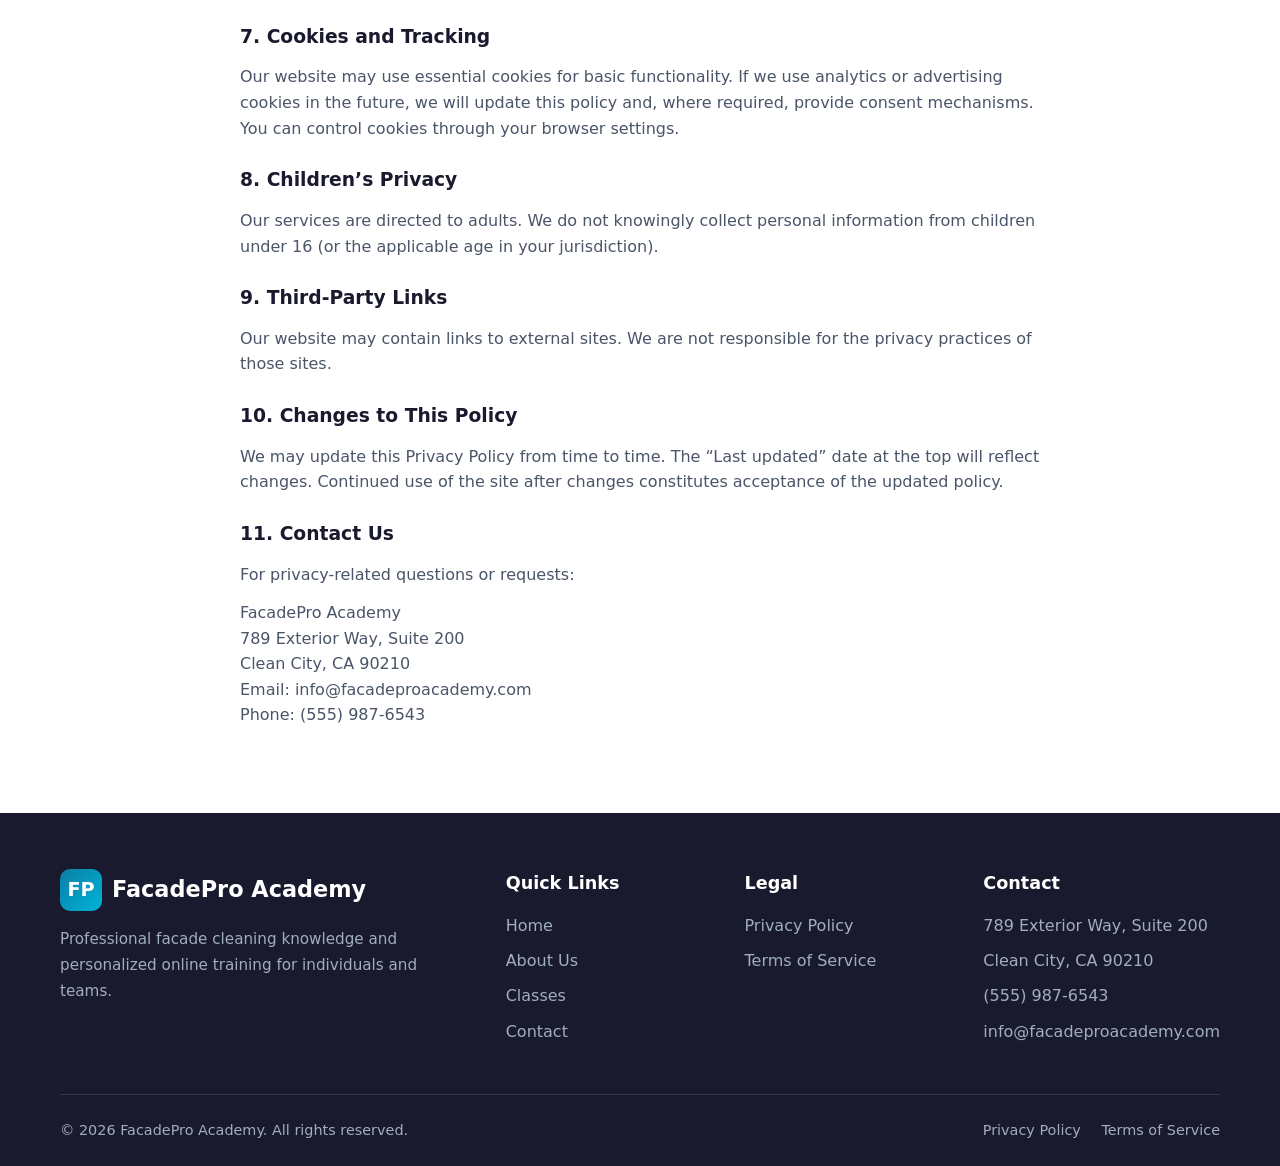
<file: privacy.html>
<!DOCTYPE html>
<html lang="en">
<head>
  <meta charset="UTF-8">
  <meta name="viewport" content="width=device-width, initial-scale=1.0">
  <meta name="description" content="Privacy Policy of FacadePro Academy – how we collect, use, and protect your information.">
  <title>Privacy Policy | FacadePro Academy</title>
  <link rel="stylesheet" href="css/style.css">
</head>
<body>
  <header class="header">
    <div class="container">
      <nav class="nav">
        <a href="index.html" class="logo">
          <span class="logo-icon">FP</span>
          FacadePro Academy
        </a>
        <button class="menu-toggle" aria-label="Toggle menu">☰</button>
        <ul class="nav-links">
          <li><a href="index.html">Home</a></li>
          <li><a href="about.html">About Us</a></li>
          <li><a href="products.html">Classes</a></li>
          <li><a href="contact.html">Contact</a></li>
          <li><a href="products.html" class="nav-cta">View Classes</a></li>
        </ul>
      </nav>
    </div>
  </header>

  <section class="section">
    <div class="container">
      <div class="legal-content">
        <div class="section-title">
          <h2>Privacy Policy</h2>
          <p>Last updated: August 16, 2026</p>
        </div>

        <p>FacadePro Academy (“we”, “us”, or “our”) respects your privacy. This Privacy Policy explains how we collect, use, disclose, and safeguard your information when you visit our website and submit forms related to our online classes and services.</p>

        <h3>1. Information We Collect</h3>
        <p>We may collect personal information that you voluntarily provide when you:</p>
        <ul>
          <li>Submit an enrollment or contact form (name, email, phone number, experience level, goals/details)</li>
          <li>Communicate with us by email or phone</li>
        </ul>
        <p>We may also collect non-personal technical data such as browser type, device information, and general usage statistics through standard web server logs or analytics tools, if implemented.</p>

        <h3>2. How We Use Your Information</h3>
        <p>We use the information we collect to:</p>
        <ul>
          <li>Respond to your inquiries and enrollment requests</li>
          <li>Personalize and deliver online class content and support</li>
          <li>Communicate with you about your request, our services, or relevant updates (with your consent where required)</li>
          <li>Improve our website and offerings</li>
          <li>Comply with legal obligations</li>
        </ul>

        <h3>3. Sharing of Information</h3>
        <p>We do not sell your personal information. We may share information only with:</p>
        <ul>
          <li>Service providers who assist us in operating the website or communicating with you (under confidentiality obligations)</li>
          <li>Authorities if required by law or to protect our rights and safety</li>
        </ul>

        <h3>4. Data Retention</h3>
        <p>We retain personal information only as long as necessary to fulfill the purposes described in this policy or as required by law. Enrollment and contact form data is typically kept for the duration of our business relationship and a reasonable period thereafter for follow-up and record-keeping.</p>

        <h3>5. Security</h3>
        <p>We implement reasonable administrative and technical measures to protect the information you provide. No method of transmission over the Internet is 100% secure; we cannot guarantee absolute security.</p>

        <h3>6. Your Rights and Choices</h3>
        <p>Depending on your location, you may have rights to access, correct, delete, or restrict the use of your personal data, or to withdraw consent. To exercise these rights or ask questions, contact us using the details below.</p>

        <h3>7. Cookies and Tracking</h3>
        <p>Our website may use essential cookies for basic functionality. If we use analytics or advertising cookies in the future, we will update this policy and, where required, provide consent mechanisms. You can control cookies through your browser settings.</p>

        <h3>8. Children’s Privacy</h3>
        <p>Our services are directed to adults. We do not knowingly collect personal information from children under 16 (or the applicable age in your jurisdiction).</p>

        <h3>9. Third-Party Links</h3>
        <p>Our website may contain links to external sites. We are not responsible for the privacy practices of those sites.</p>

        <h3>10. Changes to This Policy</h3>
        <p>We may update this Privacy Policy from time to time. The “Last updated” date at the top will reflect changes. Continued use of the site after changes constitutes acceptance of the updated policy.</p>

        <h3>11. Contact Us</h3>
        <p>For privacy-related questions or requests:</p>
        <p>
          FacadePro Academy<br>
          789 Exterior Way, Suite 200<br>
          Clean City, CA 90210<br>
          Email: <a href="mailto:info@facadeproacademy.com">info@facadeproacademy.com</a><br>
          Phone: <a href="tel:+15559876543">(555) 987-6543</a>
        </p>
      </div>
    </div>
  </section>

  <footer class="footer">
    <div class="container">
      <div class="footer-grid">
        <div class="footer-brand">
          <a href="index.html" class="logo">
            <span class="logo-icon">FP</span>
            FacadePro Academy
          </a>
          <p>Professional facade cleaning knowledge and personalized online training for individuals and teams.</p>
        </div>
        <div>
          <h4>Quick Links</h4>
          <ul>
            <li><a href="index.html">Home</a></li>
            <li><a href="about.html">About Us</a></li>
            <li><a href="products.html">Classes</a></li>
            <li><a href="contact.html">Contact</a></li>
          </ul>
        </div>
        <div>
          <h4>Legal</h4>
          <ul>
            <li><a href="privacy.html">Privacy Policy</a></li>
            <li><a href="terms.html">Terms of Service</a></li>
          </ul>
        </div>
        <div>
          <h4>Contact</h4>
          <ul>
            <li>789 Exterior Way, Suite 200</li>
            <li>Clean City, CA 90210</li>
            <li><a href="tel:+15559876543">(555) 987-6543</a></li>
            <li><a href="mailto:info@facadeproacademy.com">info@facadeproacademy.com</a></li>
          </ul>
        </div>
      </div>
      <div class="footer-bottom">
        <span>© 2026 FacadePro Academy. All rights reserved.</span>
        <div>
          <a href="privacy.html">Privacy Policy</a>
          <a href="terms.html">Terms of Service</a>
        </div>
      </div>
    </div>
  </footer>

  <script src="js/script.js"></script>
</body>
</html>
</file>
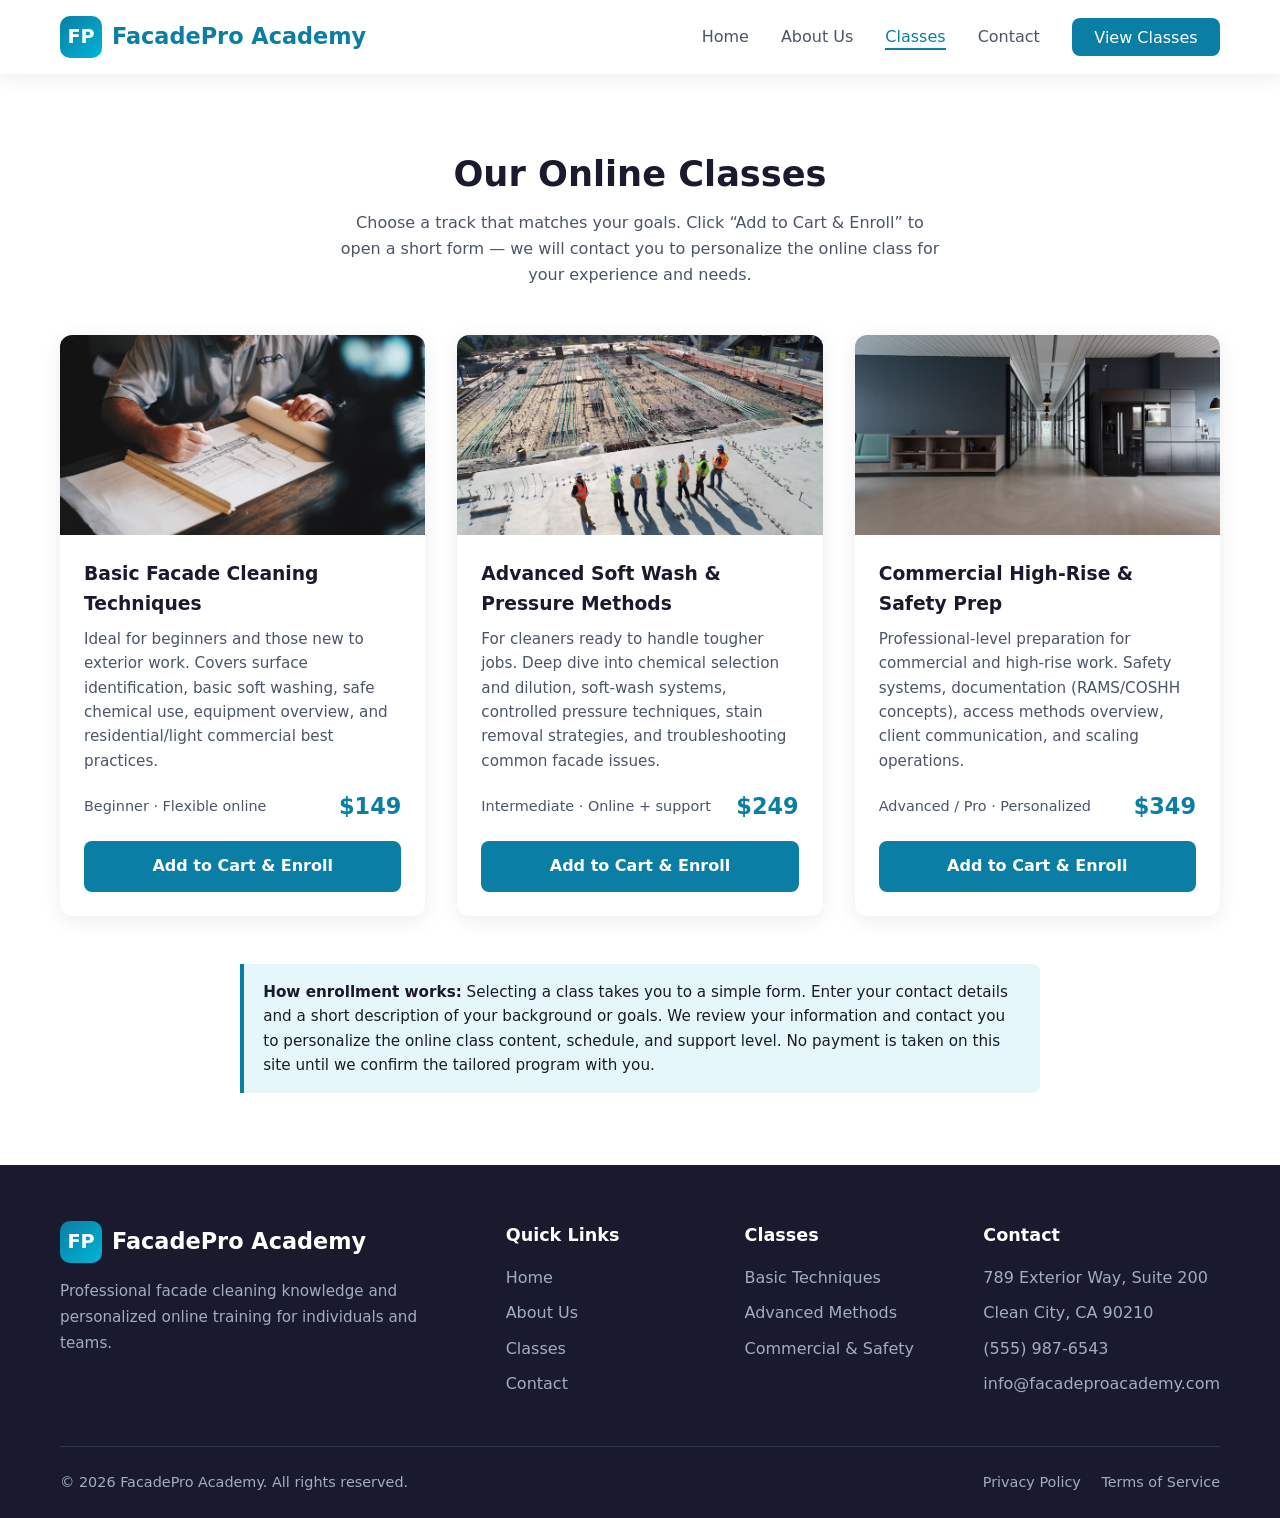
<file: products.html>
<!DOCTYPE html>
<html lang="en">
<head>
  <meta charset="UTF-8">
  <meta name="viewport" content="width=device-width, initial-scale=1.0">
  <meta name="description" content="Online facade cleaning classes – Basic, Advanced Soft Wash, and Commercial High-Rise training. Request a personalized class.">
  <title>Online Classes | FacadePro Academy</title>
  <link rel="stylesheet" href="css/style.css">
</head>
<body>
  <header class="header">
    <div class="container">
      <nav class="nav">
        <a href="index.html" class="logo">
          <span class="logo-icon">FP</span>
          FacadePro Academy
        </a>
        <button class="menu-toggle" aria-label="Toggle menu">☰</button>
        <ul class="nav-links">
          <li><a href="index.html">Home</a></li>
          <li><a href="about.html">About Us</a></li>
          <li><a href="products.html" class="active">Classes</a></li>
          <li><a href="contact.html">Contact</a></li>
          <li><a href="products.html" class="nav-cta">View Classes</a></li>
        </ul>
      </nav>
    </div>
  </header>

  <section class="section">
    <div class="container">
      <div class="section-title">
        <h2>Our Online Classes</h2>
        <p>Choose a track that matches your goals. Click “Add to Cart & Enroll” to open a short form — we will contact you to personalize the online class for your experience and needs.</p>
      </div>

      <div class="products-grid">
        <div class="product-card">
          <div class="product-img">
            <img src="images/class-basic.jpg" alt="Basic Facade Cleaning Techniques class">
          </div>
          <div class="product-body">
            <h3>Basic Facade Cleaning Techniques</h3>
            <p>Ideal for beginners and those new to exterior work. Covers surface identification, basic soft washing, safe chemical use, equipment overview, and residential/light commercial best practices.</p>
            <div class="product-meta">
              <span>Beginner · Flexible online</span>
              <span class="price">$149</span>
            </div>
            <a href="cart.html?class=basic" class="btn-add">Add to Cart & Enroll</a>
          </div>
        </div>

        <div class="product-card">
          <div class="product-img">
            <img src="images/class-advanced.jpg" alt="Advanced Soft Wash & Pressure Methods class">
          </div>
          <div class="product-body">
            <h3>Advanced Soft Wash & Pressure Methods</h3>
            <p>For cleaners ready to handle tougher jobs. Deep dive into chemical selection and dilution, soft-wash systems, controlled pressure techniques, stain removal strategies, and troubleshooting common facade issues.</p>
            <div class="product-meta">
              <span>Intermediate · Online + support</span>
              <span class="price">$249</span>
            </div>
            <a href="cart.html?class=advanced" class="btn-add">Add to Cart & Enroll</a>
          </div>
        </div>

        <div class="product-card">
          <div class="product-img">
            <img src="images/class-commercial.jpg" alt="Commercial High-Rise & Safety Prep class">
          </div>
          <div class="product-body">
            <h3>Commercial High-Rise & Safety Prep</h3>
            <p>Professional-level preparation for commercial and high-rise work. Safety systems, documentation (RAMS/COSHH concepts), access methods overview, client communication, and scaling operations.</p>
            <div class="product-meta">
              <span>Advanced / Pro · Personalized</span>
              <span class="price">$349</span>
            </div>
            <a href="cart.html?class=commercial" class="btn-add">Add to Cart & Enroll</a>
          </div>
        </div>
      </div>

      <div class="form-note" style="max-width:800px;margin:3rem auto 0;">
        <strong>How enrollment works:</strong> Selecting a class takes you to a simple form. Enter your contact details and a short description of your background or goals. We review your information and contact you to personalize the online class content, schedule, and support level. No payment is taken on this site until we confirm the tailored program with you.
      </div>
    </div>
  </section>

  <footer class="footer">
    <div class="container">
      <div class="footer-grid">
        <div class="footer-brand">
          <a href="index.html" class="logo">
            <span class="logo-icon">FP</span>
            FacadePro Academy
          </a>
          <p>Professional facade cleaning knowledge and personalized online training for individuals and teams.</p>
        </div>
        <div>
          <h4>Quick Links</h4>
          <ul>
            <li><a href="index.html">Home</a></li>
            <li><a href="about.html">About Us</a></li>
            <li><a href="products.html">Classes</a></li>
            <li><a href="contact.html">Contact</a></li>
          </ul>
        </div>
        <div>
          <h4>Classes</h4>
          <ul>
            <li><a href="cart.html?class=basic">Basic Techniques</a></li>
            <li><a href="cart.html?class=advanced">Advanced Methods</a></li>
            <li><a href="cart.html?class=commercial">Commercial & Safety</a></li>
          </ul>
        </div>
        <div>
          <h4>Contact</h4>
          <ul>
            <li>789 Exterior Way, Suite 200</li>
            <li>Clean City, CA 90210</li>
            <li><a href="tel:+15559876543">(555) 987-6543</a></li>
            <li><a href="mailto:info@facadeproacademy.com">info@facadeproacademy.com</a></li>
          </ul>
        </div>
      </div>
      <div class="footer-bottom">
        <span>© 2026 FacadePro Academy. All rights reserved.</span>
        <div>
          <a href="privacy.html">Privacy Policy</a>
          <a href="terms.html">Terms of Service</a>
        </div>
      </div>
    </div>
  </footer>

  <script src="js/script.js"></script>
</body>
</html>
</file>
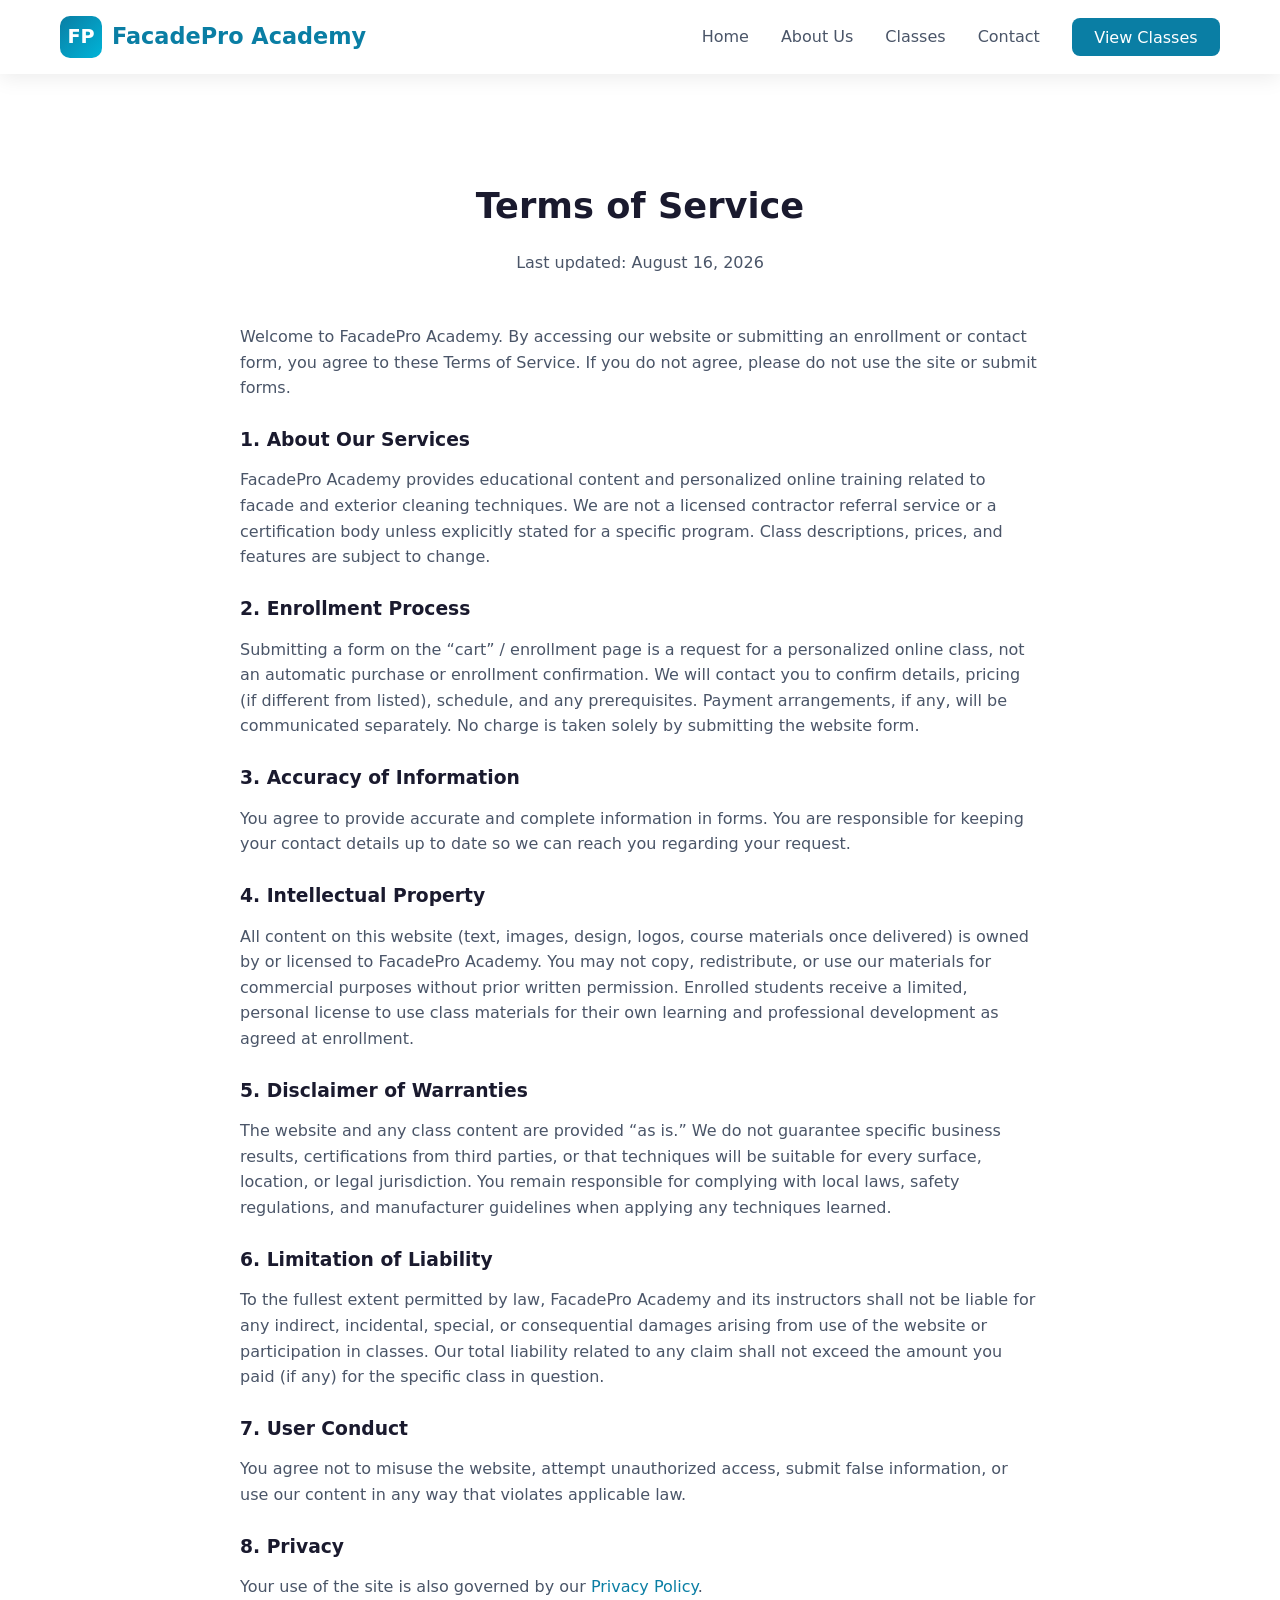
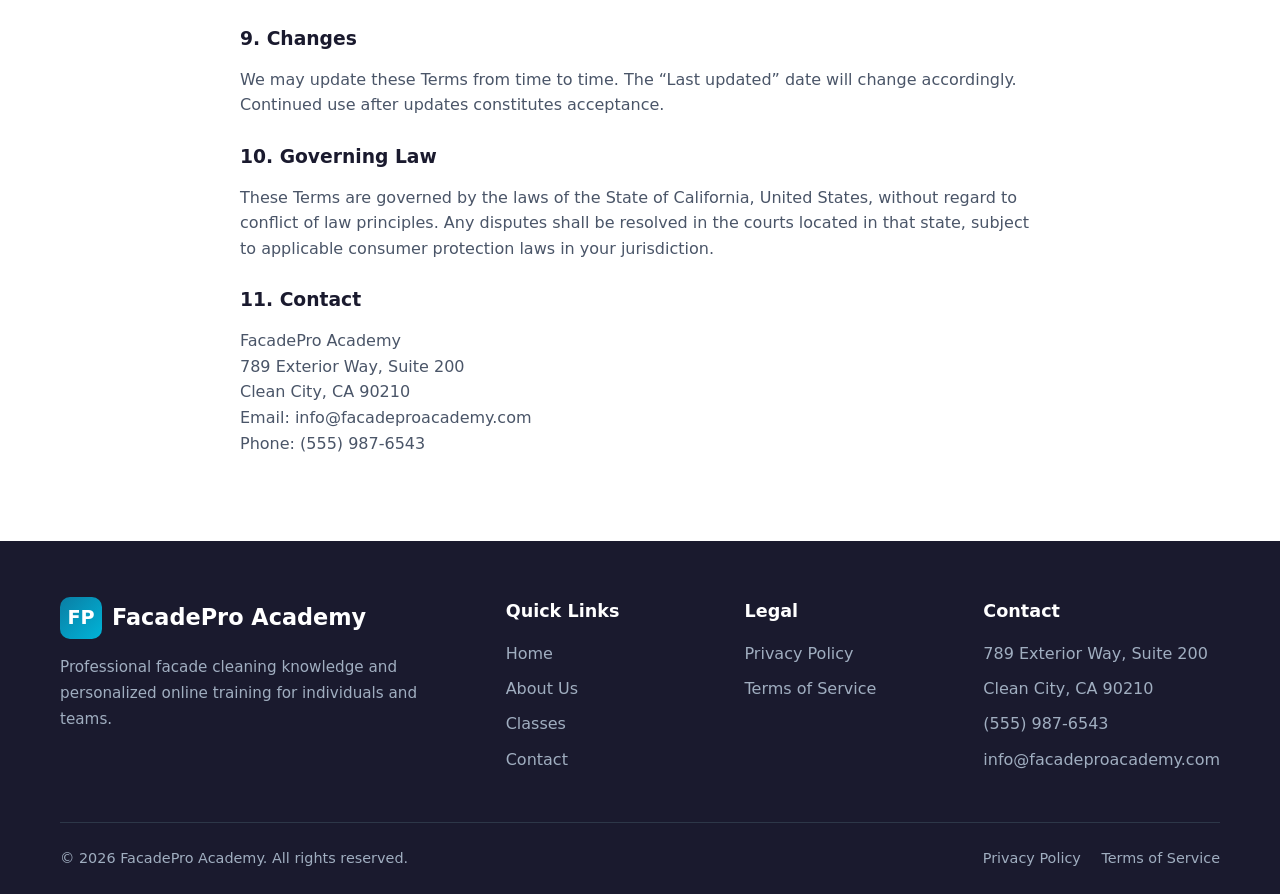
<file: terms.html>
<!DOCTYPE html>
<html lang="en">
<head>
  <meta charset="UTF-8">
  <meta name="viewport" content="width=device-width, initial-scale=1.0">
  <meta name="description" content="Terms of Service for FacadePro Academy online classes and website.">
  <title>Terms of Service | FacadePro Academy</title>
  <link rel="stylesheet" href="css/style.css">
</head>
<body>
  <header class="header">
    <div class="container">
      <nav class="nav">
        <a href="index.html" class="logo">
          <span class="logo-icon">FP</span>
          FacadePro Academy
        </a>
        <button class="menu-toggle" aria-label="Toggle menu">☰</button>
        <ul class="nav-links">
          <li><a href="index.html">Home</a></li>
          <li><a href="about.html">About Us</a></li>
          <li><a href="products.html">Classes</a></li>
          <li><a href="contact.html">Contact</a></li>
          <li><a href="products.html" class="nav-cta">View Classes</a></li>
        </ul>
      </nav>
    </div>
  </header>

  <section class="section">
    <div class="container">
      <div class="legal-content">
        <div class="section-title">
          <h2>Terms of Service</h2>
          <p>Last updated: August 16, 2026</p>
        </div>

        <p>Welcome to FacadePro Academy. By accessing our website or submitting an enrollment or contact form, you agree to these Terms of Service. If you do not agree, please do not use the site or submit forms.</p>

        <h3>1. About Our Services</h3>
        <p>FacadePro Academy provides educational content and personalized online training related to facade and exterior cleaning techniques. We are not a licensed contractor referral service or a certification body unless explicitly stated for a specific program. Class descriptions, prices, and features are subject to change.</p>

        <h3>2. Enrollment Process</h3>
        <p>Submitting a form on the “cart” / enrollment page is a request for a personalized online class, not an automatic purchase or enrollment confirmation. We will contact you to confirm details, pricing (if different from listed), schedule, and any prerequisites. Payment arrangements, if any, will be communicated separately. No charge is taken solely by submitting the website form.</p>

        <h3>3. Accuracy of Information</h3>
        <p>You agree to provide accurate and complete information in forms. You are responsible for keeping your contact details up to date so we can reach you regarding your request.</p>

        <h3>4. Intellectual Property</h3>
        <p>All content on this website (text, images, design, logos, course materials once delivered) is owned by or licensed to FacadePro Academy. You may not copy, redistribute, or use our materials for commercial purposes without prior written permission. Enrolled students receive a limited, personal license to use class materials for their own learning and professional development as agreed at enrollment.</p>

        <h3>5. Disclaimer of Warranties</h3>
        <p>The website and any class content are provided “as is.” We do not guarantee specific business results, certifications from third parties, or that techniques will be suitable for every surface, location, or legal jurisdiction. You remain responsible for complying with local laws, safety regulations, and manufacturer guidelines when applying any techniques learned.</p>

        <h3>6. Limitation of Liability</h3>
        <p>To the fullest extent permitted by law, FacadePro Academy and its instructors shall not be liable for any indirect, incidental, special, or consequential damages arising from use of the website or participation in classes. Our total liability related to any claim shall not exceed the amount you paid (if any) for the specific class in question.</p>

        <h3>7. User Conduct</h3>
        <p>You agree not to misuse the website, attempt unauthorized access, submit false information, or use our content in any way that violates applicable law.</p>

        <h3>8. Privacy</h3>
        <p>Your use of the site is also governed by our <a href="privacy.html" style="color:var(--primary);">Privacy Policy</a>.</p>

        <h3>9. Changes</h3>
        <p>We may update these Terms from time to time. The “Last updated” date will change accordingly. Continued use after updates constitutes acceptance.</p>

        <h3>10. Governing Law</h3>
        <p>These Terms are governed by the laws of the State of California, United States, without regard to conflict of law principles. Any disputes shall be resolved in the courts located in that state, subject to applicable consumer protection laws in your jurisdiction.</p>

        <h3>11. Contact</h3>
        <p>
          FacadePro Academy<br>
          789 Exterior Way, Suite 200<br>
          Clean City, CA 90210<br>
          Email: <a href="mailto:info@facadeproacademy.com">info@facadeproacademy.com</a><br>
          Phone: <a href="tel:+15559876543">(555) 987-6543</a>
        </p>
      </div>
    </div>
  </section>

  <footer class="footer">
    <div class="container">
      <div class="footer-grid">
        <div class="footer-brand">
          <a href="index.html" class="logo">
            <span class="logo-icon">FP</span>
            FacadePro Academy
          </a>
          <p>Professional facade cleaning knowledge and personalized online training for individuals and teams.</p>
        </div>
        <div>
          <h4>Quick Links</h4>
          <ul>
            <li><a href="index.html">Home</a></li>
            <li><a href="about.html">About Us</a></li>
            <li><a href="products.html">Classes</a></li>
            <li><a href="contact.html">Contact</a></li>
          </ul>
        </div>
        <div>
          <h4>Legal</h4>
          <ul>
            <li><a href="privacy.html">Privacy Policy</a></li>
            <li><a href="terms.html">Terms of Service</a></li>
          </ul>
        </div>
        <div>
          <h4>Contact</h4>
          <ul>
            <li>789 Exterior Way, Suite 200</li>
            <li>Clean City, CA 90210</li>
            <li><a href="tel:+15559876543">(555) 987-6543</a></li>
            <li><a href="mailto:info@facadeproacademy.com">info@facadeproacademy.com</a></li>
          </ul>
        </div>
      </div>
      <div class="footer-bottom">
        <span>© 2026 FacadePro Academy. All rights reserved.</span>
        <div>
          <a href="privacy.html">Privacy Policy</a>
          <a href="terms.html">Terms of Service</a>
        </div>
      </div>
    </div>
  </footer>

  <script src="js/script.js"></script>
</body>
</html>
</file>
<file: css/style.css>
/* FacadePro Academy - Modern Clean Design */
:root {
  --primary: #0a7ea4;
  --primary-dark: #08607d;
  --secondary: #00b4d8;
  --accent: #48cae4;
  --dark: #1a1a2e;
  --gray: #4a5568;
  --light-gray: #f7fafc;
  --white: #ffffff;
  --success: #38a169;
  --shadow: 0 4px 20px rgba(0,0,0,0.08);
  --radius: 12px;
}

* {
  margin: 0;
  padding: 0;
  box-sizing: border-box;
}

html {
  scroll-behavior: smooth;
}

body {
  font-family: 'Segoe UI', system-ui, -apple-system, sans-serif;
  line-height: 1.6;
  color: var(--dark);
  background: var(--white);
}

img {
  max-width: 100%;
  height: auto;
  display: block;
}

a {
  text-decoration: none;
  color: inherit;
  transition: color 0.2s;
}

.container {
  width: 100%;
  max-width: 1200px;
  margin: 0 auto;
  padding: 0 20px;
}

/* Header */
.header {
  background: var(--white);
  box-shadow: var(--shadow);
  position: sticky;
  top: 0;
  z-index: 1000;
}

.nav {
  display: flex;
  justify-content: space-between;
  align-items: center;
  padding: 1rem 0;
}

.logo {
  display: flex;
  align-items: center;
  gap: 10px;
  font-size: 1.4rem;
  font-weight: 700;
  color: var(--primary);
}

.logo-icon {
  width: 42px;
  height: 42px;
  background: linear-gradient(135deg, var(--primary), var(--secondary));
  border-radius: 10px;
  display: flex;
  align-items: center;
  justify-content: center;
  color: white;
  font-size: 1.2rem;
}

.nav-links {
  display: flex;
  gap: 2rem;
  list-style: none;
}

.nav-links a {
  font-weight: 500;
  color: var(--gray);
  position: relative;
}

.nav-links a:hover,
.nav-links a.active {
  color: var(--primary);
}

.nav-links a.active::after {
  content: '';
  position: absolute;
  bottom: -4px;
  left: 0;
  width: 100%;
  height: 2px;
  background: var(--primary);
}

.nav-cta {
  background: var(--primary);
  color: white !important;
  padding: 0.6rem 1.4rem;
  border-radius: 8px;
  font-weight: 600;
}

.nav-cta:hover {
  background: var(--primary-dark);
}

.menu-toggle {
  display: none;
  background: none;
  border: none;
  font-size: 1.5rem;
  cursor: pointer;
  color: var(--dark);
}

/* Hero */
.hero {
  background: linear-gradient(135deg, #0a7ea4 0%, #023e8a 100%);
  color: white;
  padding: 5rem 0 4rem;
  position: relative;
  overflow: hidden;
}

.hero-content {
  display: grid;
  grid-template-columns: 1fr 1fr;
  gap: 3rem;
  align-items: center;
}

.hero h1 {
  font-size: 2.8rem;
  line-height: 1.2;
  margin-bottom: 1rem;
}

.hero p {
  font-size: 1.15rem;
  opacity: 0.95;
  margin-bottom: 2rem;
}

.hero-btns {
  display: flex;
  gap: 1rem;
  flex-wrap: wrap;
}

.btn {
  display: inline-block;
  padding: 0.85rem 1.8rem;
  border-radius: 8px;
  font-weight: 600;
  font-size: 1rem;
  border: none;
  cursor: pointer;
  transition: all 0.2s;
}

.btn-primary {
  background: white;
  color: var(--primary);
}

.btn-primary:hover {
  background: var(--light-gray);
  transform: translateY(-2px);
}

.btn-outline {
  background: transparent;
  color: white;
  border: 2px solid white;
}

.btn-outline:hover {
  background: rgba(255,255,255,0.15);
}

.hero-img {
  border-radius: var(--radius);
  box-shadow: 0 20px 40px rgba(0,0,0,0.3);
  overflow: hidden;
}

.hero-img img {
  width: 100%;
  height: 360px;
  object-fit: cover;
}

/* Sections */
.section {
  padding: 4.5rem 0;
}

.section-title {
  text-align: center;
  margin-bottom: 3rem;
}

.section-title h2 {
  font-size: 2.2rem;
  color: var(--dark);
  margin-bottom: 0.5rem;
}

.section-title p {
  color: var(--gray);
  max-width: 600px;
  margin: 0 auto;
}

/* Features / Services preview */
.features {
  display: grid;
  grid-template-columns: repeat(3, 1fr);
  gap: 2rem;
}

.feature-card {
  background: var(--light-gray);
  padding: 2rem;
  border-radius: var(--radius);
  text-align: center;
  transition: transform 0.2s, box-shadow 0.2s;
}

.feature-card:hover {
  transform: translateY(-6px);
  box-shadow: var(--shadow);
}

.feature-icon {
  width: 64px;
  height: 64px;
  background: linear-gradient(135deg, var(--primary), var(--secondary));
  border-radius: 50%;
  display: flex;
  align-items: center;
  justify-content: center;
  margin: 0 auto 1.2rem;
  font-size: 1.6rem;
  color: white;
}

.feature-card h3 {
  margin-bottom: 0.6rem;
  color: var(--dark);
}

.feature-card p {
  color: var(--gray);
  font-size: 0.95rem;
}

/* Products / Classes */
.products-grid {
  display: grid;
  grid-template-columns: repeat(3, 1fr);
  gap: 2rem;
}

.product-card {
  background: white;
  border-radius: var(--radius);
  overflow: hidden;
  box-shadow: var(--shadow);
  transition: transform 0.2s;
  display: flex;
  flex-direction: column;
}

.product-card:hover {
  transform: translateY(-6px);
}

.product-img {
  height: 200px;
  overflow: hidden;
}

.product-img img {
  width: 100%;
  height: 100%;
  object-fit: cover;
  transition: transform 0.3s;
}

.product-card:hover .product-img img {
  transform: scale(1.05);
}

.product-body {
  padding: 1.5rem;
  flex: 1;
  display: flex;
  flex-direction: column;
}

.product-body h3 {
  margin-bottom: 0.5rem;
  color: var(--dark);
}

.product-body p {
  color: var(--gray);
  font-size: 0.95rem;
  margin-bottom: 1rem;
  flex: 1;
}

.product-meta {
  display: flex;
  justify-content: space-between;
  align-items: center;
  margin-bottom: 1rem;
  font-size: 0.9rem;
  color: var(--gray);
}

.price {
  font-size: 1.4rem;
  font-weight: 700;
  color: var(--primary);
}

.btn-add {
  width: 100%;
  background: var(--primary);
  color: white;
  text-align: center;
  padding: 0.8rem;
  border-radius: 8px;
  font-weight: 600;
}

.btn-add:hover {
  background: var(--primary-dark);
}

/* About */
.about-grid {
  display: grid;
  grid-template-columns: 1fr 1fr;
  gap: 3rem;
  align-items: center;
}

.about-img {
  border-radius: var(--radius);
  overflow: hidden;
  box-shadow: var(--shadow);
}

.about-img img {
  width: 100%;
  height: 400px;
  object-fit: cover;
}

.about-content h2 {
  font-size: 2rem;
  margin-bottom: 1rem;
}

.about-content p {
  color: var(--gray);
  margin-bottom: 1rem;
}

.stats {
  display: flex;
  gap: 2rem;
  margin-top: 1.5rem;
}

.stat h4 {
  font-size: 1.8rem;
  color: var(--primary);
}

.stat span {
  color: var(--gray);
  font-size: 0.9rem;
}

/* Contact */
.contact-grid {
  display: grid;
  grid-template-columns: 1fr 1fr;
  gap: 3rem;
}

.contact-info h3 {
  margin-bottom: 1rem;
}

.contact-item {
  display: flex;
  gap: 1rem;
  margin-bottom: 1.5rem;
  align-items: flex-start;
}

.contact-icon {
  width: 44px;
  height: 44px;
  background: var(--light-gray);
  border-radius: 10px;
  display: flex;
  align-items: center;
  justify-content: center;
  color: var(--primary);
  font-size: 1.2rem;
  flex-shrink: 0;
}

.contact-item strong {
  display: block;
  margin-bottom: 0.2rem;
}

.contact-item p, .contact-item a {
  color: var(--gray);
}

.contact-form {
  background: var(--light-gray);
  padding: 2rem;
  border-radius: var(--radius);
}

.form-group {
  margin-bottom: 1.2rem;
}

.form-group label {
  display: block;
  margin-bottom: 0.4rem;
  font-weight: 500;
  font-size: 0.95rem;
}

.form-group input,
.form-group select,
.form-group textarea {
  width: 100%;
  padding: 0.75rem 1rem;
  border: 1px solid #e2e8f0;
  border-radius: 8px;
  font-size: 1rem;
  font-family: inherit;
  transition: border-color 0.2s;
}

.form-group input:focus,
.form-group select:focus,
.form-group textarea:focus {
  outline: none;
  border-color: var(--primary);
}

.form-group textarea {
  min-height: 120px;
  resize: vertical;
}

.btn-submit {
  width: 100%;
  background: var(--primary);
  color: white;
  padding: 0.9rem;
  border: none;
  border-radius: 8px;
  font-size: 1rem;
  font-weight: 600;
  cursor: pointer;
}

.btn-submit:hover {
  background: var(--primary-dark);
}

/* Cart / Enrollment form */
.cart-section {
  max-width: 700px;
  margin: 0 auto;
}

.selected-product {
  background: var(--light-gray);
  padding: 1.5rem;
  border-radius: var(--radius);
  margin-bottom: 2rem;
  display: flex;
  gap: 1.5rem;
  align-items: center;
}

.selected-product img {
  width: 120px;
  height: 90px;
  object-fit: cover;
  border-radius: 8px;
}

.selected-product h3 {
  margin-bottom: 0.3rem;
}

.selected-product .price {
  font-size: 1.2rem;
}

.form-note {
  background: #e6f7fb;
  border-left: 4px solid var(--primary);
  padding: 1rem 1.2rem;
  margin-bottom: 1.5rem;
  border-radius: 0 8px 8px 0;
  font-size: 0.95rem;
  color: var(--dark);
}

/* Footer */
.footer {
  background: var(--dark);
  color: #a0aec0;
  padding: 3.5rem 0 1.5rem;
}

.footer-grid {
  display: grid;
  grid-template-columns: 2fr 1fr 1fr 1fr;
  gap: 2rem;
  margin-bottom: 2.5rem;
}

.footer-brand .logo {
  color: white;
  margin-bottom: 1rem;
}

.footer-brand p {
  font-size: 0.95rem;
  line-height: 1.7;
}

.footer h4 {
  color: white;
  margin-bottom: 1rem;
  font-size: 1.1rem;
}

.footer ul {
  list-style: none;
}

.footer ul li {
  margin-bottom: 0.6rem;
}

.footer ul a:hover {
  color: var(--accent);
}

.footer-bottom {
  border-top: 1px solid #2d3748;
  padding-top: 1.5rem;
  display: flex;
  justify-content: space-between;
  align-items: center;
  flex-wrap: wrap;
  gap: 1rem;
  font-size: 0.9rem;
}

.footer-bottom a {
  color: #a0aec0;
  margin-left: 1rem;
}

.footer-bottom a:hover {
  color: white;
}

/* Privacy / Terms content */
.legal-content {
  max-width: 800px;
  margin: 0 auto;
}

.legal-content h2 {
  margin: 2rem 0 1rem;
  color: var(--dark);
}

.legal-content h3 {
  margin: 1.5rem 0 0.8rem;
}

.legal-content p, .legal-content li {
  color: var(--gray);
  margin-bottom: 0.8rem;
}

.legal-content ul {
  margin-left: 1.5rem;
  margin-bottom: 1rem;
}

/* Success message */
.success-msg {
  display: none;
  background: #c6f6d5;
  color: #22543d;
  padding: 1.5rem;
  border-radius: var(--radius);
  text-align: center;
  margin-top: 1rem;
}

.success-msg.show {
  display: block;
}

/* Responsive */
@media (max-width: 900px) {
  .hero-content,
  .about-grid,
  .contact-grid {
    grid-template-columns: 1fr;
  }

  .features,
  .products-grid {
    grid-template-columns: 1fr;
  }

  .footer-grid {
    grid-template-columns: 1fr 1fr;
  }

  .hero h1 {
    font-size: 2.2rem;
  }

  .hero-img {
    order: -1;
  }
}

@media (max-width: 600px) {
  .nav-links {
    display: none;
    position: absolute;
    top: 100%;
    left: 0;
    right: 0;
    background: white;
    flex-direction: column;
    padding: 1rem 20px;
    box-shadow: var(--shadow);
    gap: 0;
  }

  .nav-links.open {
    display: flex;
  }

  .nav-links li {
    padding: 0.8rem 0;
    border-bottom: 1px solid #eee;
  }

  .menu-toggle {
    display: block;
  }

  .footer-grid {
    grid-template-columns: 1fr;
  }

  .stats {
    flex-direction: column;
    gap: 1rem;
  }

  .selected-product {
    flex-direction: column;
    text-align: center;
  }
}

/* Utility */
.bg-light {
  background: var(--light-gray);
}

.text-center {
  text-align: center;
}

.mt-2 {
  margin-top: 2rem;
}
</file>
